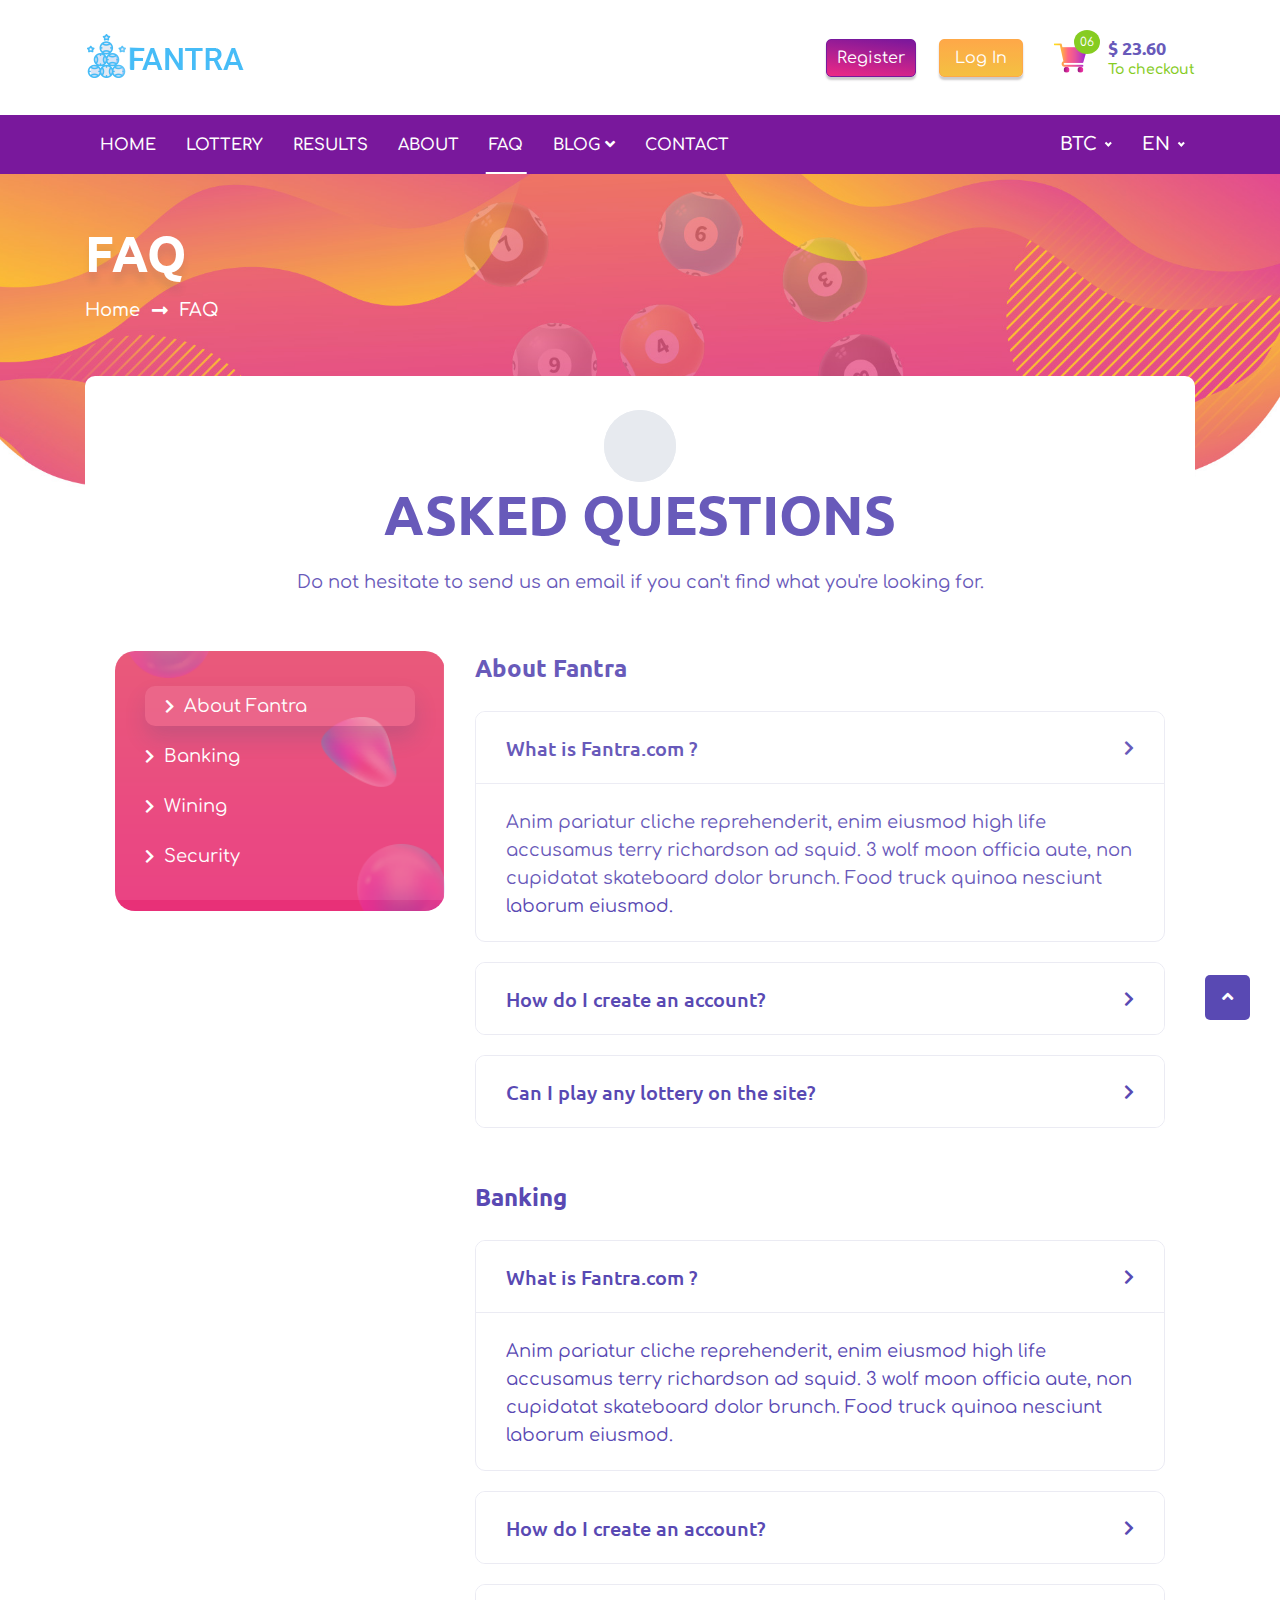
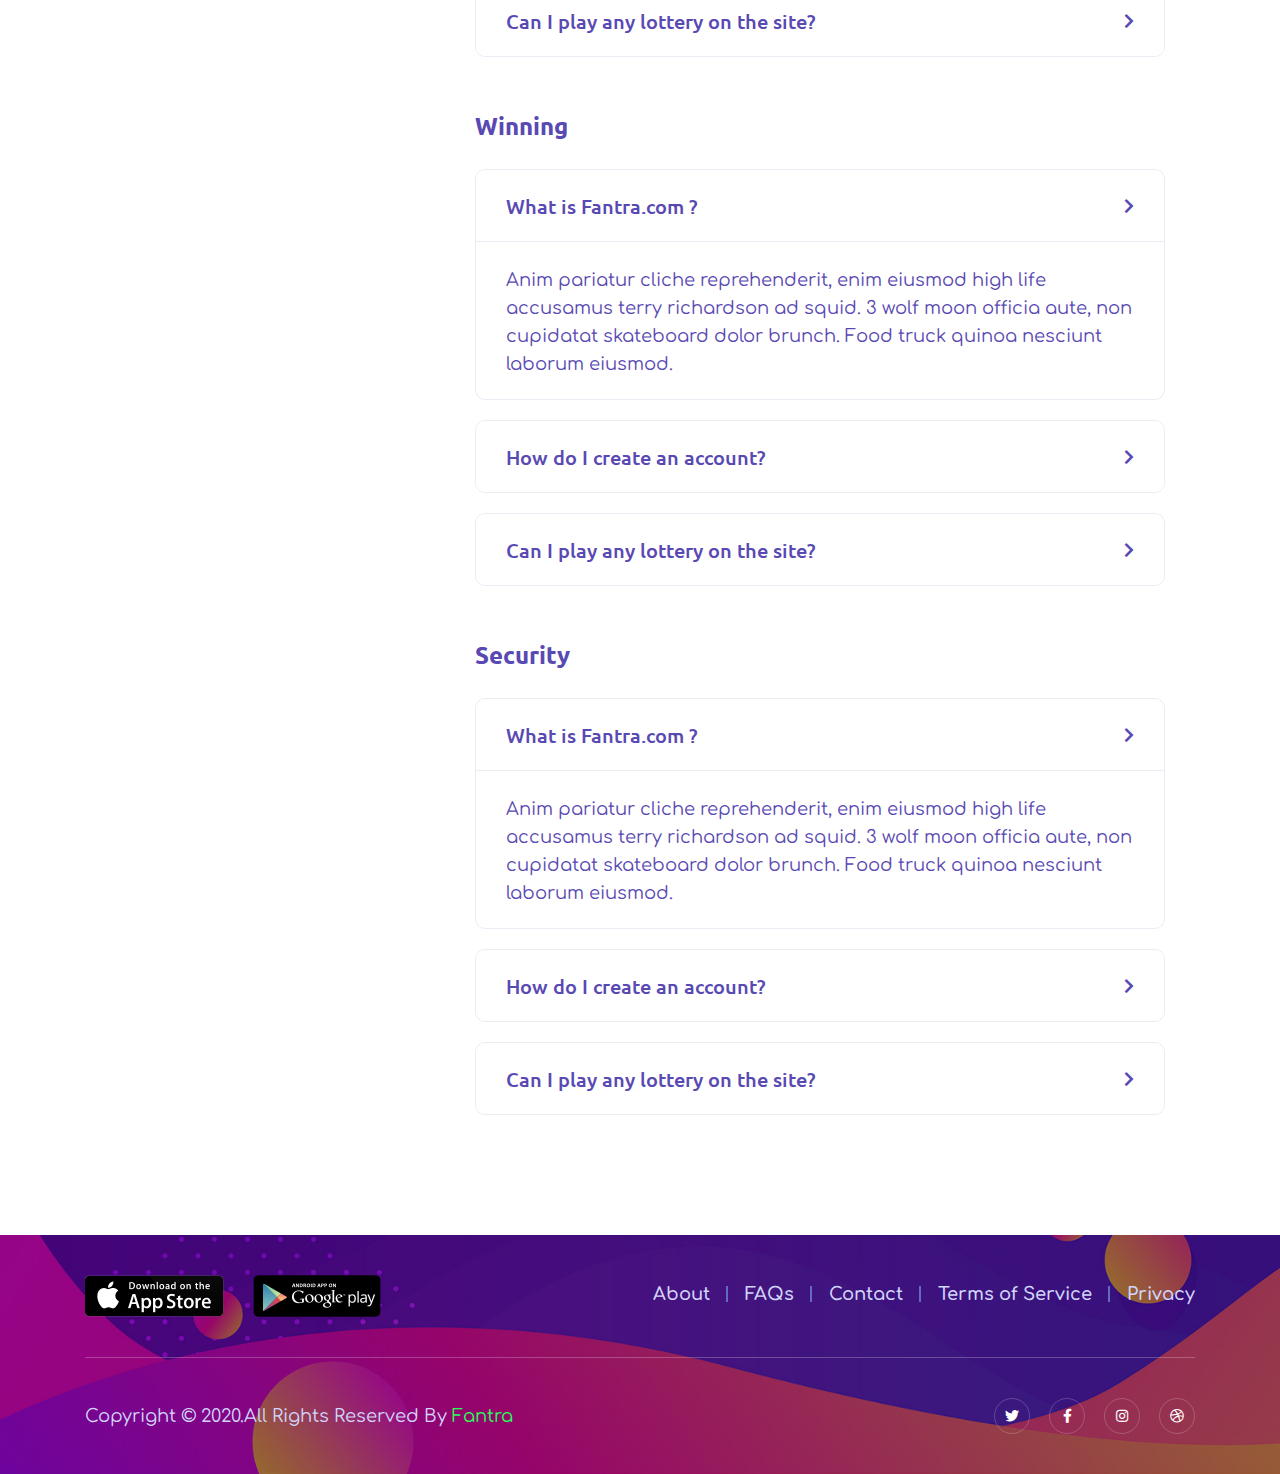
<file: faq.html>
<!DOCTYPE html>
<html lang="en">

<head>
    <meta charset="UTF-8">
    <meta name="viewport" content="width=device-width, initial-scale=1.0">
    <meta http-equiv="X-UA-Compatible" content="ie=edge">

    <link rel="stylesheet" href="assets/css/bootstrap.min_2.css">
    <link rel="stylesheet" href="assets/css/all.min_2.css">
    <link rel="stylesheet" href="assets/css/magnific-popup_2.css">
    <link rel="stylesheet" href="assets/css/owl.carousel.min_2.css">
    <link rel="stylesheet" href="assets/css/owl.theme.default.min_2.css">
    <link rel="stylesheet" href="assets/css/nice-select_2.css">
    <link rel="stylesheet" href="assets/css/bootstrap-popover-x.min_2.css">
    <link rel="stylesheet" href="assets/css/main_2.css">
    <link rel="stylesheet" href="assets/css/responsive_2.css">
    <link rel="shortcut icon" href="assets/images/favicon_2.png" type="image/x-icon">
    <title>Fantra - Online Lotto & Lottery HTML Template</title>



</head>

<body>
    <!-- ==========Preloader========== -->
    <div class="preloader">
        <div class="preloader-inner">
            <div class="preloader-icon">
                <span></span>
                <span></span>
            </div>
        </div>
    </div>
    <!-- ==========Preloader========== -->

    <!-- ==========Overlay========== -->
    <div class="overlay"></div>
    <a href="faq.html#" class="scrollToTop">
        <i class="fas fa-angle-up"></i>
    </a>
    <!-- ==========Overlay========== -->

    <!-- ==========Header-Section========== -->
    <header class="top-header">
        <div class="header-top-area">
            <div class="container">
                <div class="row">
                    <div class="col-lg-12">
                        <div class="header-top-area-inner">
                            <a href="index_2.html" class="logo">
                                <img src="assets/images/logo_2.png" alt="">
                            </a>
                            <div class="right-area">
                                <div class="log-reg-area">
                                    <a href="faq.html#" class="custom-button1" data-toggle="modal"
                                        data-target="#registerModal">Register</a>
                                    <a href="faq.html#" class="custom-button2" data-toggle="modal" data-target="#loginModal">Log
                                        In</a>
                                </div>
                                <div class="cart-area">
                                    <div class="icon">
                                        <img src="assets/images/cart_2.png" alt="">
                                        <span>06</span>
                                    </div>
                                    <div class="amount">
                                        <h4 class="mony">$ 23.60</h4>
                                        <p>To checkout</p>
                                    </div>
                                </div>
                            </div>
                        </div>
                    </div>
                </div>
            </div>
        </div>
        <div class="header-section">
            <div class="container">
                <div class="header-wrapper">
                    <ul class="menu">
                        <li>
                            <a href="index_2.html">Home</a>
                        </li>
                        <li>
                            <a href="single-lottery.html">Lottery</a>
                        </li>
                        <li>
                            <a href="result.html">Results</a>
                        </li>
                        <li>
                            <a href="about.html">About</a>
                        </li>
                        <li>
                            <a href="faq.html" class="active">Faq</a>
                        </li>
                        <li>
                            <a href="faq.html#">Blog</a>
                            <ul class="submenu">
                                <li>
                                    <a href="blog.html">Blog</a>
                                </li>
                                <li>
                                    <a href="blog-details.html">Blog Details</a>
                                </li>
                            </ul>
                        </li>
                        <li>
                            <a href="contact.html">Contact</a>
                        </li>
                    </ul>
                    <div class="right-tools">
                        <select class="select-bar">
                            <option value="">BTC</option>
                            <option value="">BDT</option>
                            <option value="">USD</option>
                        </select>
                        <select class="select-bar">
                            <option value="">EN</option>
                            <option value="">IN</option>
                            <option value="">BN</option>
                        </select>
                    </div>
                    <div class="header-bar d-lg-none">
                        <span></span>
                        <span></span>
                        <span></span>
                    </div>
                </div>
            </div>
        </div>
    </header>
    <!-- Register Area -->
    <div class="modal fade log-reg-modal-wrapper" id="registerModal" tabindex="-1" aria-hidden="true">
        <div class="modal-dialog modal-dialog-centered">
            <div class="modal-content">
                <div class="modal-body">
                    <div class="close" data-dismiss="modal" aria-label="Close">
                        <span aria-hidden="true">&times;</span>
                    </div>
                    <div class="log-reg-inner">
                        <h2 class="title">
                            Create an Account
                        </h2>
                        <div class="main-content">
                            <form action="faq.html#">
                                <div class="form-group">
                                    <label>Your Email</label>
                                    <input type="email" class="my-form-control" placeholder="Enter Your Email">
                                </div>
                                <div class="form-group">
                                    <label>Password</label>
                                    <input type="text" class="my-form-control" placeholder="Enter Your Password">
                                </div>
                                <div class="form-group">
                                    <label>Confirm Password</label>
                                    <input type="text" class="my-form-control"
                                        placeholder="Enter Your Confirm Password">
                                </div>
                                <div class="custom-control custom-checkbox">
                                    <input type="checkbox" class="custom-control-input" id="customCheck1">
                                    <label class="custom-control-label" for="customCheck1">
                                        I agree to the <a href="faq.html#">Terms, Privacy Policy and Fees</a>
                                    </label>
                                </div>
                                <div class="button-wrapper">
                                    <button type="submit" class="custom-button2">Register Now</button>
                                    <p class="or-signup">
                                        Already have an account? <a href="faq.html#" data-toggle="modal"
                                            data-target="#loginModal">
                                            Login
                                        </a>
                                    </p>
                                </div>
                                <div class="or">
                                    <p>OR</p>
                                </div>
                                <div class="socials">
                                    <a href="faq.html#">
                                        <i class="fab fa-facebook-f"></i>
                                    </a>
                                    <a href="faq.html#">
                                        <i class="fab fa-twitter"></i>
                                    </a>
                                    <a href="faq.html#">
                                        <i class="fab fa-google"></i>
                                    </a>
                                </div>
                            </form>
                        </div>
                    </div>
                </div>
            </div>
        </div>
    </div>
    <!-- Register Area -->

    <!-- Login Area -->
    <div class="modal fade log-reg-modal-wrapper log" id="loginModal" tabindex="-1" aria-hidden="true">
        <div class="modal-dialog modal-dialog-centered">
            <div class="modal-content">
                <div class="modal-body">
                    <div class="close" data-dismiss="modal" aria-label="Close">
                        <span aria-hidden="true">&times;</span>
                    </div>
                    <div class="log-reg-inner">
                        <h2 class="title">
                            Welcome to Fantra
                        </h2>
                        <div class="main-content">
                            <form action="faq.html#">
                                <div class="form-group">
                                    <label>Your Email</label>
                                    <input type="email" class="my-form-control" placeholder="Enter Your Email">
                                </div>
                                <div class="form-group">
                                    <label>Password</label>
                                    <input type="text" class="my-form-control" placeholder="Enter Your Password">
                                </div>
                                <p class="f-pass">
                                    Forgot your password? <a href="faq.html#">recover password</a>
                                </p>
                                <div class="button-wrapper">
                                    <button type="submit" class="custom-button2">Sign In</button>
                                </div>
                                <div class="or log">
                                    <p>OR</p>
                                </div>
                                <div class="or-content">
                                    <p>Sign up with your email</p>
                                    <a href="faq.html#" class="or-btn"><img src="assets/images/google_2.png" alt=""> Sign Up with
                                        Google</a>
                                    <p class="or-signup">
                                        Don't have an account? <a href="faq.html#" data-toggle="modal"
                                            data-target="#registerModal">
                                            Sign up here
                                        </a>
                                    </p>
                                </div>
                            </form>
                        </div>
                    </div>
                </div>
            </div>
        </div>
    </div>
    <!-- Login Area -->
    <!-- ==========Header-Section========== -->

    <!-- ==========Breadcrumb-Section========== -->
    <section class="breadcrumb-area">
        <div class="container">
            <div class="content">
                <h2 class="title">
                    FAQ
                </h2>
                <ul class="breadcrumb-list extra-padding">
                    <li>
                        <a href="index_2.html">
                            Home
                        </a>
                    </li>

                    <li>
                        <a href="faq.html#">FAQ</a>
                    </li>
                </ul>
            </div>
        </div>
    </section>
    <!-- ==========Breadcrumb-Section========== -->

    <!-- ==========faq-Section========== -->
    <section class="faq">
        <div class="container">
            <div class="row">
                <div class="col-lg-12">
                    <div class="faq-box">
                        <div class="section-header">
                            <h2 class="title ep">
                                Asked Questions
                            </h2>
                            <p class="text">
                                Do not hesitate to send us an email if you can't find what you're looking for.
                            </p>
                        </div>
                        <div class="row">
                            <div class="col-lg-4">
                                <div class="faq-menu">
                                    <ul>
                                        <li>
                                            <a href="faq.html#aboutfaq" class="active">
                                                <i class="fas fa-chevron-right"></i> About Fantra
                                            </a>
                                        </li>
                                        <li>
                                            <a href="faq.html#bankingfaq">
                                                <i class="fas fa-chevron-right"></i> Banking
                                            </a>
                                        </li>
                                        <li>
                                            <a href="faq.html#winingfaq">
                                                <i class="fas fa-chevron-right"></i> Wining
                                            </a>
                                        </li>
                                        <li>
                                            <a href="faq.html#securityfaq">
                                                <i class="fas fa-chevron-right"></i> Security
                                            </a>
                                        </li>
                                    </ul>
                                </div>
                            </div>
                            <div class="col-lg-8">
                                <div class="faq-collaps-box">
                                    <h4 class="title">About Fantra</h4>
                                    <div class="accordion" id="aboutfaq">
                                        <div class="mycard">
                                            <div class="mycard-header">
                                                <h2 class="mb-0">
                                                    <button class="text-left" data-toggle="collapse" data-target="#one"
                                                        aria-expanded="true" aria-controls="one">
                                                        What is Fantra.com ?
                                                    </button>
                                                </h2>
                                            </div>

                                            <div id="one" class="collapse show" data-parent="#aboutfaq">
                                                <div class="mycard-body">
                                                    Anim pariatur cliche reprehenderit, enim eiusmod high life accusamus
                                                    terry richardson ad squid. 3 wolf moon officia aute, non cupidatat
                                                    skateboard dolor brunch. Food truck quinoa nesciunt laborum eiusmod.
                                                </div>
                                            </div>
                                        </div>
                                        <div class="mycard">
                                            <div class="mycard-header">
                                                <h2 class="mb-0">
                                                    <button class="text-left collapsed" data-toggle="collapse"
                                                        data-target="#two" aria-expanded="false" aria-controls="two">
                                                        How do I create an account?
                                                    </button>
                                                </h2>
                                            </div>
                                            <div id="two" class="collapse" data-parent="#aboutfaq">
                                                <div class="mycard-body">
                                                    Anim pariatur cliche reprehenderit, enim eiusmod high life accusamus
                                                    terry richardson ad squid. 3 wolf moon officia aute, non cupidatat
                                                    skateboard dolor brunch. Food truck quinoa nesciunt laborum eiusmod.
                                                </div>
                                            </div>
                                        </div>
                                        <div class="mycard">
                                            <div class="mycard-header">
                                                <h2 class="mb-0">
                                                    <button class="text-left collapsed" data-toggle="collapse"
                                                        data-target="#three" aria-expanded="false"
                                                        aria-controls="three">
                                                        Can I play any lottery on the site?
                                                    </button>
                                                </h2>
                                            </div>
                                            <div id="three" class="collapse" data-parent="#aboutfaq">
                                                <div class="mycard-body">
                                                    Anim pariatur cliche reprehenderit, enim eiusmod high life accusamus
                                                    terry richardson ad squid. 3 wolf moon officia aute, non cupidatat
                                                    skateboard dolor brunch. Food truck quinoa nesciunt laborum eiusmod.
                                                </div>
                                            </div>
                                        </div>
                                    </div>
                                </div>
                                <div class="faq-collaps-box">
                                    <h4 class="title">Banking</h4>
                                    <div class="accordion" id="bankingfaq">
                                        <div class="mycard">
                                            <div class="mycard-header">
                                                <h2 class="mb-0">
                                                    <button class="text-left" data-toggle="collapse" data-target="#four"
                                                        aria-expanded="true" aria-controls="four">
                                                        What is Fantra.com ?
                                                    </button>
                                                </h2>
                                            </div>

                                            <div id="four" class="collapse show" data-parent="#bankingfaq">
                                                <div class="mycard-body">
                                                    Anim pariatur cliche reprehenderit, enim eiusmod high life
                                                    accusamus
                                                    terry richardson ad squid. 3 wolf moon officia aute, non
                                                    cupidatat
                                                    skateboard dolor brunch. Food truck quinoa nesciunt laborum
                                                    eiusmod.
                                                </div>
                                            </div>
                                        </div>
                                        <div class="mycard">
                                            <div class="mycard-header">
                                                <h2 class="mb-0">
                                                    <button class="text-left collapsed" data-toggle="collapse"
                                                        data-target="#five" aria-expanded="false" aria-controls="five">
                                                        How do I create an account?
                                                    </button>
                                                </h2>
                                            </div>
                                            <div id="five" class="collapse" data-parent="#bankingfaq">
                                                <div class="mycard-body">
                                                    Anim pariatur cliche reprehenderit, enim eiusmod high life
                                                    accusamus
                                                    terry richardson ad squid. 3 wolf moon officia aute, non
                                                    cupidatat
                                                    skateboard dolor brunch. Food truck quinoa nesciunt laborum
                                                    eiusmod.
                                                </div>
                                            </div>
                                        </div>
                                        <div class="mycard">
                                            <div class="mycard-header">
                                                <h2 class="mb-0">
                                                    <button class="text-left collapsed" data-toggle="collapse"
                                                        data-target="#six" aria-expanded="false" aria-controls="six">
                                                        Can I play any lottery on the site?
                                                    </button>
                                                </h2>
                                            </div>
                                            <div id="six" class="collapse" data-parent="#bankingfaq">
                                                <div class="mycard-body">
                                                    Anim pariatur cliche reprehenderit, enim eiusmod high life
                                                    accusamus
                                                    terry richardson ad squid. 3 wolf moon officia aute, non
                                                    cupidatat
                                                    skateboard dolor brunch. Food truck quinoa nesciunt laborum
                                                    eiusmod.
                                                </div>
                                            </div>
                                        </div>
                                    </div>
                                </div>
                                <div class="faq-collaps-box">
                                    <h4 class="title">Winning</h4>
                                    <div class="accordion" id="winingfaq">
                                        <div class="mycard">
                                            <div class="mycard-header">
                                                <h2 class="mb-0">
                                                    <button class="text-left" data-toggle="collapse"
                                                        data-target="#seven" aria-expanded="true" aria-controls="seven">
                                                        What is Fantra.com ?
                                                    </button>
                                                </h2>
                                            </div>

                                            <div id="seven" class="collapse show" data-parent="#winingfaq">
                                                <div class="mycard-body">
                                                    Anim pariatur cliche reprehenderit, enim eiusmod high life
                                                    accusamus
                                                    terry richardson ad squid. 3 wolf moon officia aute, non
                                                    cupidatat
                                                    skateboard dolor brunch. Food truck quinoa nesciunt laborum
                                                    eiusmod.
                                                </div>
                                            </div>
                                        </div>
                                        <div class="mycard">
                                            <div class="mycard-header">
                                                <h2 class="mb-0">
                                                    <button class="text-left collapsed" data-toggle="collapse"
                                                        data-target="#eight" aria-expanded="false"
                                                        aria-controls="eight">
                                                        How do I create an account?
                                                    </button>
                                                </h2>
                                            </div>
                                            <div id="eight" class="collapse" data-parent="#winingfaq">
                                                <div class="mycard-body">
                                                    Anim pariatur cliche reprehenderit, enim eiusmod high life
                                                    accusamus
                                                    terry richardson ad squid. 3 wolf moon officia aute, non
                                                    cupidatat
                                                    skateboard dolor brunch. Food truck quinoa nesciunt laborum
                                                    eiusmod.
                                                </div>
                                            </div>
                                        </div>
                                        <div class="mycard">
                                            <div class="mycard-header">
                                                <h2 class="mb-0">
                                                    <button class="text-left collapsed" data-toggle="collapse"
                                                        data-target="#nine" aria-expanded="false" aria-controls="nine">
                                                        Can I play any lottery on the site?
                                                    </button>
                                                </h2>
                                            </div>
                                            <div id="nine" class="collapse" data-parent="#winingfaq">
                                                <div class="mycard-body">
                                                    Anim pariatur cliche reprehenderit, enim eiusmod high life
                                                    accusamus
                                                    terry richardson ad squid. 3 wolf moon officia aute, non
                                                    cupidatat
                                                    skateboard dolor brunch. Food truck quinoa nesciunt laborum
                                                    eiusmod.
                                                </div>
                                            </div>
                                        </div>
                                    </div>
                                </div>
                                <div class="faq-collaps-box">
                                    <h4 class="title">Security</h4>
                                    <div class="accordion" id="securityfaq">
                                        <div class="mycard">
                                            <div class="mycard-header">
                                                <h2 class="mb-0">
                                                    <button class="text-left" data-toggle="collapse" data-target="#ten"
                                                        aria-expanded="true" aria-controls="ten">
                                                        What is Fantra.com ?
                                                    </button>
                                                </h2>
                                            </div>

                                            <div id="ten" class="collapse show" data-parent="#securityfaq">
                                                <div class="mycard-body">
                                                    Anim pariatur cliche reprehenderit, enim eiusmod high life
                                                    accusamus
                                                    terry richardson ad squid. 3 wolf moon officia aute, non
                                                    cupidatat
                                                    skateboard dolor brunch. Food truck quinoa nesciunt laborum
                                                    eiusmod.
                                                </div>
                                            </div>
                                        </div>
                                        <div class="mycard">
                                            <div class="mycard-header">
                                                <h2 class="mb-0">
                                                    <button class="text-left collapsed" data-toggle="collapse"
                                                        data-target="#eleven" aria-expanded="false"
                                                        aria-controls="eleven">
                                                        How do I create an account?
                                                    </button>
                                                </h2>
                                            </div>
                                            <div id="eleven" class="collapse" data-parent="#securityfaq">
                                                <div class="mycard-body">
                                                    Anim pariatur cliche reprehenderit, enim eiusmod high life
                                                    accusamus
                                                    terry richardson ad squid. 3 wolf moon officia aute, non
                                                    cupidatat
                                                    skateboard dolor brunch. Food truck quinoa nesciunt laborum
                                                    eiusmod.
                                                </div>
                                            </div>
                                        </div>
                                        <div class="mycard">
                                            <div class="mycard-header">
                                                <h2 class="mb-0">
                                                    <button class="text-left collapsed" data-toggle="collapse"
                                                        data-target="#twelve" aria-expanded="false"
                                                        aria-controls="twelve">
                                                        Can I play any lottery on the site?
                                                    </button>
                                                </h2>
                                            </div>
                                            <div id="twelve" class="collapse" data-parent="#securityfaq">
                                                <div class="mycard-body">
                                                    Anim pariatur cliche reprehenderit, enim eiusmod high life
                                                    accusamus
                                                    terry richardson ad squid. 3 wolf moon officia aute, non
                                                    cupidatat
                                                    skateboard dolor brunch. Food truck quinoa nesciunt laborum
                                                    eiusmod.
                                                </div>
                                            </div>
                                        </div>
                                    </div>
                                </div>
                            </div>
                        </div>
                    </div>
                </div>
            </div>
        </div>
    </section>
    <!-- ==========faq-Section========== -->

    <!-- ==========Newslater-Section========== -->
    <footer class="footer-section">
        <div class="container">
            <div class="footer-links">
                <div class="row">
                    <div class="col-lg-12">
                        <div class="footer-top-area">
                            <div class="left">
                                <a href="faq.html#">
                                    <img src="assets/images/app_store_btn_2.png" alt="">
                                </a>
                                <a href="faq.html#">
                                    <img src="assets/images/goole_play_btn_2.png" alt="">
                                </a>
                            </div>
                            <div class="right">
                                <ul class="links">
                                    <li>
                                        <a href="faq.html#">About</a>
                                    </li>
                                    <li>
                                        <a href="faq.html#">FAQs</a>
                                    </li>
                                    <li>
                                        <a href="faq.html#">Contact</a>
                                    </li>
                                    <li>
                                        <a href="faq.html#">Terms of Service</a>
                                    </li>
                                    <li>
                                        <a href="faq.html#">Privacy</a>
                                    </li>
                                </ul>
                            </div>
                        </div>
                    </div>
                </div>
            </div>
            <div class="copyright-wrapper">
                <div class="row">
                    <div class="col-lg-12">
                        <hr class="hr2">
                    </div>
                </div>
                <div class="row">
                    <div class="col-lg-6 align-self-center">
                        <div class="copyr-text">
                            <span>
                                Copyright © 2020.All Rights Reserved By
                            </span>
                            <a href="faq.html#">Fantra</a>
                        </div>
                    </div>
                    <div class="col-lg-6 align-self-center">
                        <ul class="footer-social-links">
                            <li>
                                <a href="faq.html#">
                                    <i class="fab fa-twitter"></i>
                                </a>
                            </li>
                            <li>
                                <a href="faq.html#">
                                    <i class="fab fa-facebook-f"></i>
                                </a>
                            </li>
                            <li>
                                <a href="faq.html#">
                                    <i class="fab fa-instagram"></i>
                                </a>
                            </li>
                            <li>
                                <a href="faq.html#">
                                    <i class="fab fa-dribbble"></i>
                                </a>
                            </li>
                        </ul>
                    </div>
                </div>
            </div>
        </div>
    </footer>
    <!-- ==========Newslater-Section========== -->
    <!-- All js link starts hear -->
    <script src="assets/js/jquery-3.3.1.min_2.js"></script>
    <script src="assets/js/modernizr-3.6.0.min_2.js"></script>
    <script src="assets/js/plugins_2.js"></script>
    <script src="assets/js/bootstrap.min_2.js"></script>
    <script src="assets/js/magnific-popup.min_2.js"></script>
    <script src="assets/js/owl.carousel.min_2.js"></script>
    <script src="assets/js/countdown.min_2.js"></script>
    <script src="assets/js/bootstrap-popover-x.min_2.js"></script>
    <script src="assets/js/amd_2.js"></script>
    <script src="assets/js/nice-select_2.js"></script>
    <script src="assets/js/main_2.js"></script>
</body>

</html>
</file>
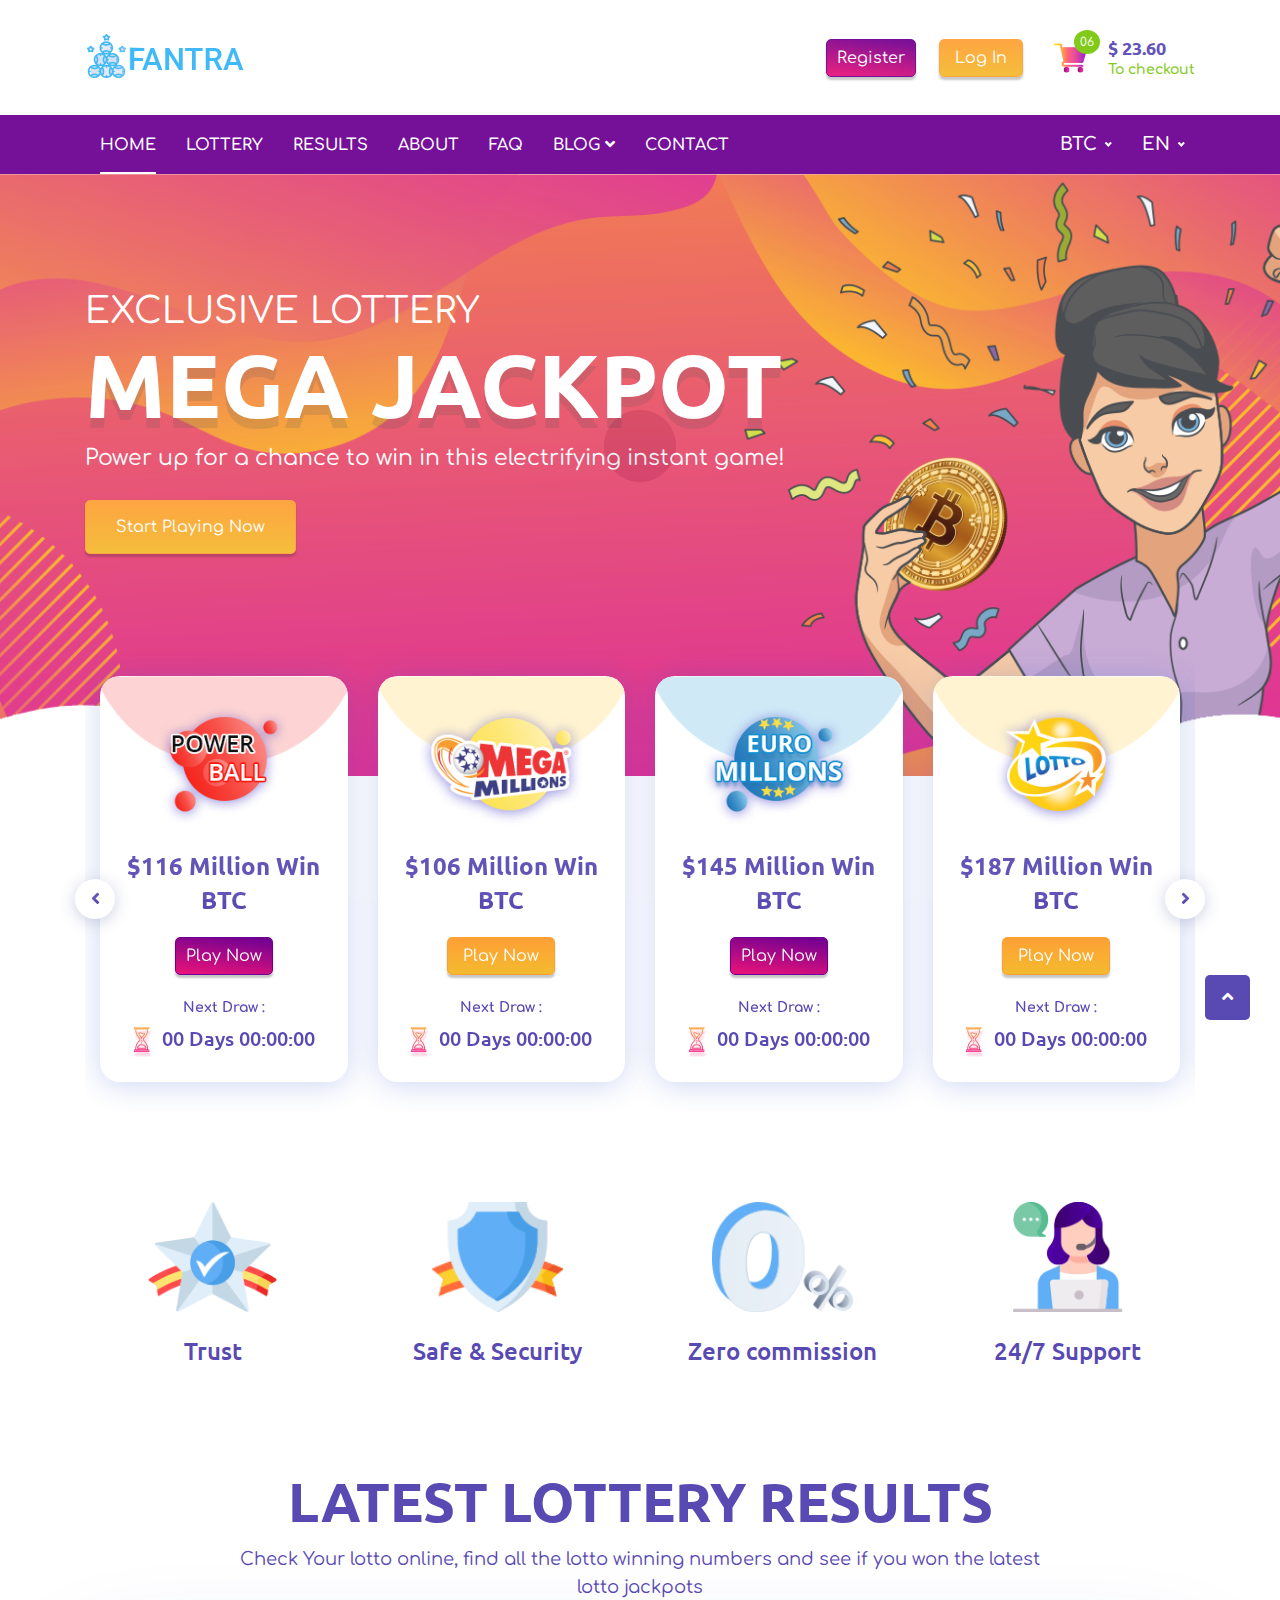
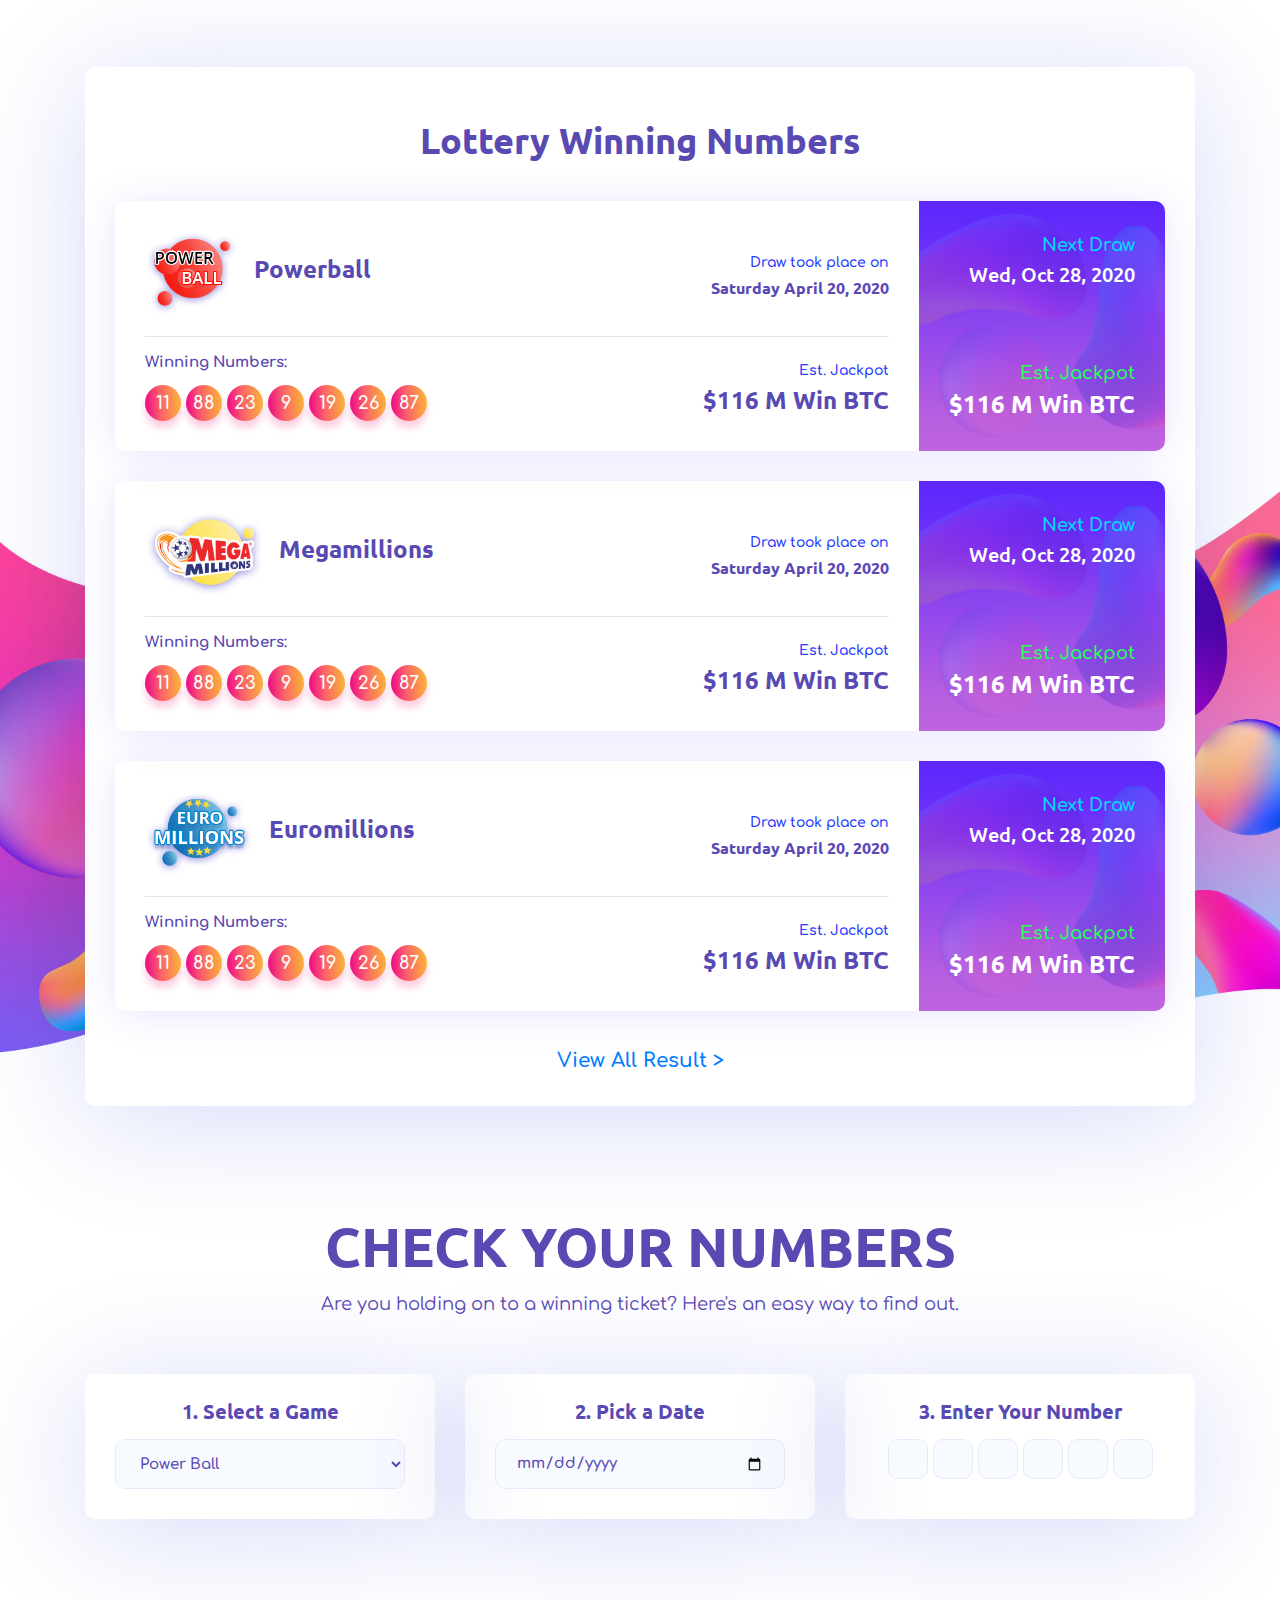
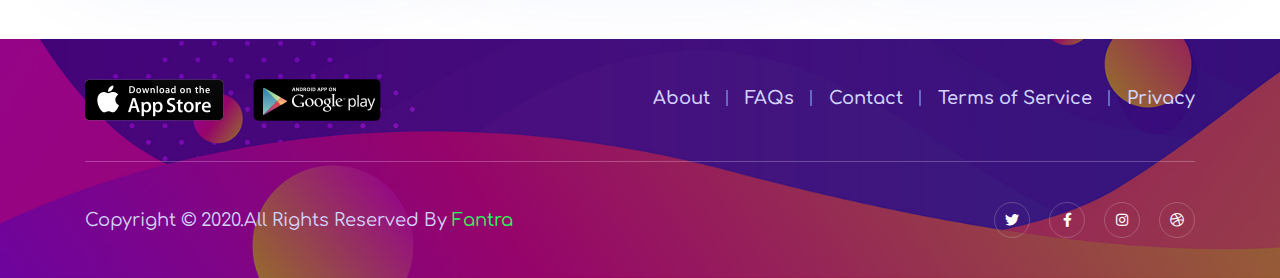
<file: index_2.html>
<!DOCTYPE html>
<html lang="en">

<head>
    <meta charset="UTF-8">
    <meta name="viewport" content="width=device-width, initial-scale=1.0">
    <meta http-equiv="X-UA-Compatible" content="ie=edge">

    <link rel="stylesheet" href="assets/css/bootstrap.min_2.css">
    <link rel="stylesheet" href="assets/css/all.min_2.css">
    <link rel="stylesheet" href="assets/css/magnific-popup_2.css">
    <link rel="stylesheet" href="assets/css/owl.carousel.min_2.css">
    <link rel="stylesheet" href="assets/css/owl.theme.default.min_2.css">
    <link rel="stylesheet" href="assets/css/nice-select_2.css">
    <link rel="stylesheet" href="assets/css/bootstrap-popover-x.min_2.css">
    <link rel="stylesheet" href="assets/css/main_2.css">
    <link rel="stylesheet" href="assets/css/responsive_2.css">
    <link rel="shortcut icon" href="assets/images/favicon_2.png" type="image/x-icon">
    <title>Fantra - Online Lotto & Lottery HTML Template</title>


</head>

<body>
    <!-- ==========Preloader========== -->
    <div class="preloader">
        <div class="preloader-inner">
            <div class="preloader-icon">
                <span></span>
                <span></span>
            </div>
        </div>
    </div>
    <!-- ==========Preloader========== -->

    <!-- ==========Overlay========== -->
    <div class="overlay"></div>
    <a href="index_2.html#" class="scrollToTop">
        <i class="fas fa-angle-up"></i>
    </a>
    <!-- ==========Overlay========== -->

    <!-- ==========Header-Section========== -->
    <header class="top-header">
        <div class="header-top-area">
            <div class="container">
                <div class="row">
                    <div class="col-lg-12">
                        <div class="header-top-area-inner">
                            <a href="index_2.html" class="logo">
                                <img src="assets/images/logo_2.png" alt="">
                            </a>
                            <div class="right-area">
                                <div class="log-reg-area">
                                    <a href="index_2.html#" class="custom-button1" data-toggle="modal" data-target="#registerModal">Register</a>
                                    <a href="index_2.html#" class="custom-button2" data-toggle="modal" data-target="#loginModal">Log
                                        In</a>
                                </div>
                                <div class="cart-area">
                                    <div class="icon">
                                        <img src="assets/images/cart_2.png" alt="">
                                        <span>06</span>
                                    </div>
                                    <div class="amount">
                                        <h4 class="mony">$ 23.60</h4>
                                        <p>To checkout</p>
                                    </div>
                                </div>
                            </div>
                        </div>
                    </div>
                </div>
            </div>
        </div>
        <div class="header-section">
            <div class="container">
                <div class="header-wrapper">
                    <ul class="menu">
                        <li>
                            <a href="index_2.html" class="active">Home</a>
                        </li>
                        <li>
                            <a href="single-lottery.html">Lottery</a>
                        </li>
                        <li>
                            <a href="result.html">Results</a>
                        </li>
                        <li>
                            <a href="about.html">About</a>
                        </li>
                        <li>
                            <a href="faq.html">Faq</a>
                        </li>
                        <li>
                            <a href="index_2.html#">Blog</a>
                            <ul class="submenu">
                                <li>
                                    <a href="blog.html">Blog</a>
                                </li>
                                <li>
                                    <a href="blog-details.html">Blog Details</a>
                                </li>
                            </ul>
                        </li>
                        <li>
                            <a href="contact.html">Contact</a>
                        </li>
                    </ul>
                    <div class="right-tools">
                        <select class="select-bar">
                                <option value="">BTC</option>
                                <option value="">BDT</option>
                                <option value="">USD</option>
                            </select>
                        <select class="select-bar">
                                <option value="">EN</option>
                                <option value="">IN</option>
                                <option value="">BN</option>
                            </select>
                    </div>
                    <div class="header-bar d-lg-none">
                        <span></span>
                        <span></span>
                        <span></span>
                    </div>
                </div>
            </div>
        </div>
    </header>
    <!-- Register Area -->
    <div class="modal fade log-reg-modal-wrapper" id="registerModal" tabindex="-1" aria-hidden="true">
        <div class="modal-dialog modal-dialog-centered">
            <div class="modal-content">
                <div class="modal-body">
                    <div class="close" data-dismiss="modal" aria-label="Close">
                        <span aria-hidden="true">&times;</span>
                    </div>
                    <div class="log-reg-inner">
                        <h2 class="title">
                            Create an Account
                        </h2>
                        <div class="main-content">
                            <form action="index_2.html#">
                                <div class="form-group">
                                    <label>Your Email</label>
                                    <input type="email" class="my-form-control" placeholder="Enter Your Email">
                                </div>
                                <div class="form-group">
                                    <label>Password</label>
                                    <input type="text" class="my-form-control" placeholder="Enter Your Password">
                                </div>
                                <div class="form-group">
                                    <label>Confirm Password</label>
                                    <input type="text" class="my-form-control" placeholder="Enter Your Confirm Password">
                                </div>
                                <div class="custom-control custom-checkbox">
                                    <input type="checkbox" class="custom-control-input" id="customCheck1">
                                    <label class="custom-control-label" for="customCheck1">
                                        I agree to the <a href="index_2.html#">Terms, Privacy Policy and Fees</a>
                                    </label>
                                </div>
                                <div class="button-wrapper">
                                    <button type="submit" class="custom-button2">Register Now</button>
                                    <p class="or-signup">
                                        Already have an account? <a href="index_2.html#" data-toggle="modal" data-target="#loginModal">
                                            Login
                                        </a>
                                    </p>
                                </div>
                                <div class="or">
                                    <p>OR</p>
                                </div>
                                <div class="socials">
                                    <a href="index_2.html#">
                                        <i class="fab fa-facebook-f"></i>
                                    </a>
                                    <a href="index_2.html#">
                                        <i class="fab fa-twitter"></i>
                                    </a>
                                    <a href="index_2.html#">
                                        <i class="fab fa-google"></i>
                                    </a>
                                </div>
                            </form>
                        </div>
                    </div>
                </div>
            </div>
        </div>
    </div>
    <!-- Register Area -->

    <!-- Login Area -->
    <div class="modal fade log-reg-modal-wrapper log" id="loginModal" tabindex="-1" aria-hidden="true">
        <div class="modal-dialog modal-dialog-centered">
            <div class="modal-content">
                <div class="modal-body">
                    <div class="close" data-dismiss="modal" aria-label="Close">
                        <span aria-hidden="true">&times;</span>
                    </div>
                    <div class="log-reg-inner">
                        <h2 class="title">
                            Welcome to Fantra
                        </h2>
                        <div class="main-content">
                            <form action="index_2.html#">
                                <div class="form-group">
                                    <label>Your Email</label>
                                    <input type="email" class="my-form-control" placeholder="Enter Your Email">
                                </div>
                                <div class="form-group">
                                    <label>Password</label>
                                    <input type="text" class="my-form-control" placeholder="Enter Your Password">
                                </div>
                                <p class="f-pass">
                                    Forgot your password? <a href="index_2.html#">recover password</a>
                                </p>
                                <div class="button-wrapper">
                                    <button type="submit" class="custom-button2">Sign In</button>
                                </div>
                                <div class="or log">
                                    <p>OR</p>
                                </div>
                                <div class="or-content">
                                    <p>Sign up with your email</p>
                                    <a href="index_2.html#" class="or-btn"><img src="assets/images/google_2.png" alt=""> Sign Up with Google
                                    </a>
                                    <p class="or-signup">
                                        Don't have an account? <a href="index_2.html#" data-toggle="modal" data-target="#registerModal">
                                            Sign up here
                                        </a>
                                    </p>
                                </div>
                            </form>
                        </div>
                    </div>
                </div>
            </div>
        </div>
    </div>
    <!-- Login Area -->
    <!-- ==========Header-Section========== -->

    <!-- ==========Banner-Section========== -->
    <section class="banner-section">
        <div class="container">
            <div class="row">
                <div class="col-12">
                    <p class="banner-subtitle">Exclusive Lottery </p>
                    <h1 class="banner-title">
                        Mega Jackpot
                    </h1>
                    <p class="text">Power up for a chance to win in this electrifying instant game!</p>
                    <a href="index_2.html#" class="custom-button2">Start Playing Now</a>
                </div>
            </div>
        </div>
    </section>
    <!-- ==========Banner-Section========== -->

    <!-- ==========Draw-Section========== -->
    <section class="draw-section">
        <div class="container">
            <div class="row">
                <div class="col-lg-12">
                    <div class="draw-slider owl-carousel">
                        <div class="item">
                            <div class="single-draw">
                                <img class="overlay" src="assets/images/overlaymask1_2.png" alt="">
                                <div class="icon">
                                    <img src="assets/images/d1_2.png" alt="">
                                </div>
                                <h4>
                                    $116 Million Win BTC
                                </h4>
                                <a href="index_2.html#" class="custom-button1">Play Now</a>
                                <div class="next-draw">
                                    <span class="text">Next Draw :</span>
                                    <div class="time">
                                        <img src="assets/images/time_2.png" alt="">
                                        <h6 class="time-countdown" data-countdown="01/01/2021"></h6>
                                    </div>
                                </div>
                            </div>
                        </div>
                        <div class="item">
                            <div class="single-draw">
                                <img class="overlay" src="assets/images/overlaymask_2.png" alt="">
                                <div class="icon">
                                    <img src="assets/images/d2_2.png" alt="">
                                </div>
                                <h4>
                                    $106 Million Win BTC
                                </h4>
                                <a href="index_2.html#" class="custom-button2">Play Now</a>
                                <div class="next-draw">
                                    <span class="text">Next Draw :</span>
                                    <div class="time">
                                        <img src="assets/images/time_2.png" alt="">
                                        <h6 class="time-countdown" data-countdown="01/06/2021"></h6>
                                    </div>
                                </div>
                            </div>
                        </div>
                        <div class="item">
                            <div class="single-draw">
                                <img class="overlay" src="assets/images/overlaymask3_2.png" alt="">
                                <div class="icon">
                                    <img src="assets/images/d3_2.png" alt="">
                                </div>
                                <h4>
                                    $145 Million Win BTC
                                </h4>
                                <a href="index_2.html#" class="custom-button1">Play Now</a>
                                <div class="next-draw">
                                    <span class="text">Next Draw :</span>
                                    <div class="time">
                                        <img src="assets/images/time_2.png" alt="">
                                        <h6 class="time-countdown" data-countdown="01/02/2021"></h6>
                                    </div>
                                </div>
                            </div>
                        </div>
                        <div class="item">
                            <div class="single-draw">
                                <img class="overlay" src="assets/images/overlaymask_2.png" alt="">
                                <div class="icon">
                                    <img src="assets/images/d4_2.png" alt="">
                                </div>
                                <h4>
                                    $187 Million Win BTC
                                </h4>
                                <a href="index_2.html#" class="custom-button2">Play Now</a>
                                <div class="next-draw">
                                    <span class="text">Next Draw :</span>
                                    <div class="time">
                                        <img src="assets/images/time_2.png" alt="">
                                        <h6 class="time-countdown" data-countdown="01/04/2021"></h6>
                                    </div>
                                </div>
                            </div>
                        </div>
                        <div class="item">
                            <div class="single-draw">
                                <img class="overlay" src="assets/images/overlaymask3_2.png" alt="">
                                <div class="icon">
                                    <img src="assets/images/d3_2.png" alt="">
                                </div>
                                <h4>
                                    $211 Million Win BTC
                                </h4>
                                <a href="index_2.html#" class="custom-button1">Play Now</a>
                                <div class="next-draw">
                                    <span class="text">Next Draw :</span>
                                    <div class="time">
                                        <img src="assets/images/time_2.png" alt="">
                                        <h6 class="time-countdown" data-countdown="01/05/2021"></h6>
                                    </div>
                                </div>
                            </div>
                        </div>
                    </div>
                </div>
            </div>
        </div>
    </section>
    <!-- ==========Feature-Section========== -->

    <!-- ==========Features-Section========== -->
    <section class="features-section">
        <div class="container">
            <div class="row">
                <div class="col-lg-3 col-md-4 col-sm-6">
                    <div class="single-feature">
                        <div class="icon">
                            <img src="assets/images/f1_2.png" alt="">
                        </div>
                        <h4 class="title">Trust</h4>
                    </div>
                </div>
                <div class="col-lg-3 col-md-4 col-sm-6">
                    <div class="single-feature">
                        <div class="icon">
                            <img src="assets/images/f2_2.png" alt="">
                        </div>
                        <h4 class="title">Safe & Security</h4>
                    </div>
                </div>
                <div class="col-lg-3 col-md-4 col-sm-6">
                    <div class="single-feature">
                        <div class="icon">
                            <img src="assets/images/f3_2.png" alt="">
                        </div>
                        <h4 class="title">Zero commission</h4>
                    </div>
                </div>
                <div class="col-lg-3 col-md-4 col-sm-6">
                    <div class="single-feature">
                        <div class="icon">
                            <img src="assets/images/f4_2.png" alt="">
                        </div>
                        <h4 class="title">24/7 Support</h4>
                    </div>
                </div>
            </div>
        </div>
    </section>
    <!-- ==========Features-Section========== -->

    <!-- ==========Lottery-Result-Section========== -->
    <section class="lottery-result">
        <img class="bg-image" src="assets/images/result-background_2.jpg" alt="">
        <div class="container">
            <div class="row justify-content-center">
                <div class="col-lg-9">
                    <div class="content">
                        <div class="section-header">
                            <h2 class="title">
                                Latest Lottery results
                            </h2>
                            <p class="text">
                                Check Your lotto online, find all the lotto winning numbers and see if you won the latest lotto jackpots
                            </p>
                        </div>
                    </div>
                </div>
            </div>
            <div class="row">
                <div class="col-lg-12">
                    <div class="result-box">
                        <h4 class="box-header">Lottery Winning Numbers</h4>
                        <div class="result-list">
                            <div class="single-list">
                                <div class="light-area">
                                    <div class="light-area-top">
                                        <div class="left">
                                            <img src="assets/images/d1_2.png" alt="">
                                            <h4>Powerball</h4>
                                        </div>
                                        <div class="right">
                                            <span>Draw took place on</span>
                                            <h6>Saturday April 20, 2020</h6>
                                        </div>
                                    </div>
                                    <div class="light-area-bottom">
                                        <div class="left">
                                            <p>Winning Numbers:</p>
                                            <div class="numbers">
                                                <span>11</span>
                                                <span>88</span>
                                                <span>23</span>
                                                <span>9</span>
                                                <span>19</span>
                                                <span>26</span>
                                                <span>87</span>
                                            </div>
                                        </div>
                                        <div class="right">
                                            <span>Est. Jackpot</span>
                                            <h6>$116 M Win BTC</h6>
                                        </div>
                                    </div>
                                </div>
                                <div class="color-area">
                                    <div class="top">
                                        <span>Next Draw</span>
                                        <h6>Wed, Oct 28, 2020</h6>
                                    </div>
                                    <div class="bottom">
                                        <span>Est. Jackpot </span>
                                        <h6>$116 M Win BTC</h6>
                                    </div>
                                </div>
                            </div>
                            <div class="single-list">
                                <div class="light-area">
                                    <div class="light-area-top">
                                        <div class="left">
                                            <img src="assets/images/d2_2.png" alt="">
                                            <h4>Megamillions</h4>
                                        </div>
                                        <div class="right">
                                            <span>Draw took place on</span>
                                            <h6>Saturday April 20, 2020</h6>
                                        </div>
                                    </div>
                                    <div class="light-area-bottom">
                                        <div class="left">
                                            <p>Winning Numbers:</p>
                                            <div class="numbers">
                                                <span>11</span>
                                                <span>88</span>
                                                <span>23</span>
                                                <span>9</span>
                                                <span>19</span>
                                                <span>26</span>
                                                <span>87</span>
                                            </div>
                                        </div>
                                        <div class="right">
                                            <span>Est. Jackpot</span>
                                            <h6>$116 M Win BTC</h6>
                                        </div>
                                    </div>
                                </div>
                                <div class="color-area">
                                    <div class="top">
                                        <span>Next Draw</span>
                                        <h6>Wed, Oct 28, 2020</h6>
                                    </div>
                                    <div class="bottom">
                                        <span>Est. Jackpot </span>
                                        <h6>$116 M Win BTC</h6>
                                    </div>
                                </div>
                            </div>
                            <div class="single-list">
                                <div class="light-area">
                                    <div class="light-area-top">
                                        <div class="left">
                                            <img src="assets/images/d3_2.png" alt="">
                                            <h4>Euromillions</h4>
                                        </div>
                                        <div class="right">
                                            <span>Draw took place on</span>
                                            <h6>Saturday April 20, 2020</h6>
                                        </div>
                                    </div>
                                    <div class="light-area-bottom">
                                        <div class="left">
                                            <p>Winning Numbers:</p>
                                            <div class="numbers">
                                                <span>11</span>
                                                <span>88</span>
                                                <span>23</span>
                                                <span>9</span>
                                                <span>19</span>
                                                <span>26</span>
                                                <span>87</span>
                                            </div>
                                        </div>
                                        <div class="right">
                                            <span>Est. Jackpot</span>
                                            <h6>$116 M Win BTC</h6>
                                        </div>
                                    </div>
                                </div>
                                <div class="color-area">
                                    <div class="top">
                                        <span>Next Draw</span>
                                        <h6>Wed, Oct 28, 2020</h6>
                                    </div>
                                    <div class="bottom">
                                        <span>Est. Jackpot </span>
                                        <h6>$116 M Win BTC</h6>
                                    </div>
                                </div>
                            </div>
                        </div>
                        <div class="text-center">
                            <a class="view-all" href="index_2.html#">View All Result ></a>
                        </div>
                    </div>
                </div>
            </div>
        </div>
    </section>
    <!-- ==========Lottery-Result-Section========== -->

    <!-- ==========Check-Number-Section========== -->
    <section class="check-number">
        <img class="img-left" src="assets/images/check-num-left_2.png" alt="">
        <img class="img-right" src="assets/images/check-num-right_2.png" alt="">
        <div class="container">
            <div class="row justify-content-center">
                <div class="col-lg-9">
                    <div class="content">
                        <div class="section-header">
                            <h2 class="title">
                                Check your numbers
                            </h2>
                            <p class="text">
                                Are you holding on to a winning ticket? Here's an easy way to find out.
                            </p>
                        </div>
                    </div>
                </div>
            </div>
            <div class="row">
                <div class="col-lg-4 col-md-6">
                    <div class="check-box">
                        <h4 class="title">1. Select a Game</h4>
                        <div class="form-area">
                            <select>
                                <option value="#">Power Ball</option>
                                <option value="#">Megamillions</option>
                                <option value="#">Euromillions</option>
                            </select>
                        </div>
                    </div>
                </div>
                <div class="col-lg-4 col-md-6">
                    <div class="check-box">
                        <h4 class="title">2. Pick a Date</h4>
                        <div class="form-area">
                            <input type="date">
                        </div>
                    </div>
                </div>
                <div class="col-lg-4 col-md-6">
                    <div class="check-box">
                        <h4 class="title">3. Enter Your Number</h4>
                        <div class="form-area input-round-wrapper">
                            <input type="text" class="input-round">
                            <input type="text" class="input-round">
                            <input type="text" class="input-round">
                            <input type="text" class="input-round">
                            <input type="text" class="input-round">
                            <input type="text" class="input-round">
                        </div>
                    </div>
                </div>
            </div>
        </div>
    </section>
    <!-- ==========Check-Number-Section========== -->

    <!-- ==========Newslater-Section========== -->
    <footer class="footer-section">
        <div class="container">
            <div class="footer-links">
                <div class="row">
                    <div class="col-lg-12">
                        <div class="footer-top-area">
                            <div class="left">
                                <a href="index_2.html#">
                                    <img src="assets/images/app_store_btn_2.png" alt="">
                                </a>
                                <a href="index_2.html#">
                                    <img src="assets/images/goole_play_btn_2.png" alt="">
                                </a>
                            </div>
                            <div class="right">
                                <ul class="links">
                                    <li>
                                        <a href="index_2.html#">About</a>
                                    </li>
                                    <li>
                                        <a href="index_2.html#">FAQs</a>
                                    </li>
                                    <li>
                                        <a href="index_2.html#">Contact</a>
                                    </li>
                                    <li>
                                        <a href="index_2.html#">Terms of Service</a>
                                    </li>
                                    <li>
                                        <a href="index_2.html#">Privacy</a>
                                    </li>
                                </ul>
                            </div>
                        </div>
                    </div>
                </div>
            </div>
            <div class="copyright-wrapper">
                <div class="row">
                    <div class="col-lg-12">
                        <hr class="hr2">
                    </div>
                </div>
                <div class="row">
                    <div class="col-lg-6 align-self-center">
                        <div class="copyr-text">
                            <span>
                                Copyright © 2020.All Rights Reserved By
                            </span>
                            <a href="index_2.html#">Fantra</a>
                        </div>
                    </div>
                    <div class="col-lg-6 align-self-center">
                        <ul class="footer-social-links">
                            <li>
                                <a href="index_2.html#">
                                    <i class="fab fa-twitter"></i>
                                </a>
                            </li>
                            <li>
                                <a href="index_2.html#">
                                    <i class="fab fa-facebook-f"></i>
                                </a>
                            </li>
                            <li>
                                <a href="index_2.html#">
                                    <i class="fab fa-instagram"></i>
                                </a>
                            </li>
                            <li>
                                <a href="index_2.html#">
                                    <i class="fab fa-dribbble"></i>
                                </a>
                            </li>
                        </ul>
                    </div>
                </div>
            </div>
        </div>
    </footer>
    <!-- ==========Newslater-Section========== -->
    <!-- All js link starts hear -->
    <script src="assets/js/jquery-3.3.1.min_2.js"></script>
    <script src="assets/js/modernizr-3.6.0.min_2.js"></script>
    <script src="assets/js/plugins_2.js"></script>
    <script src="assets/js/bootstrap.min_2.js"></script>
    <script src="assets/js/magnific-popup.min_2.js"></script>
    <script src="assets/js/owl.carousel.min_2.js"></script>
    <script src="assets/js/countdown.min_2.js"></script>
    <script src="assets/js/bootstrap-popover-x.min_2.js"></script>
    <script src="assets/js/amd_2.js"></script>
    <script src="assets/js/nice-select_2.js"></script>
    <script src="assets/js/main_2.js"></script>
</body>

</html>
</file>
<file: assets/css/nice-select_2.css>
.nice-select {
    -webkit-tap-highlight-color: transparent;
    background-color: #fff;
    border-radius: 5px;
    border: solid 1px #e8e8e8;
    box-sizing: border-box;
    clear: both;
    cursor: pointer;
    display: block;
    float: left;
    font-family: inherit;
    font-size: 14px;
    font-weight: normal;
    height: 42px;
    line-height: 40px;
    outline: none;
    padding-left: 18px;
    padding-right: 30px;
    position: relative;
    text-align: left !important;
    -webkit-transition: all 0.2s ease-in-out;
    transition: all 0.2s ease-in-out;
    -webkit-user-select: none;
    -moz-user-select: none;
    -ms-user-select: none;
    user-select: none;
    white-space: nowrap;
    width: auto;
}

.nice-select:hover {
    border-color: #dbdbdb;
}

.nice-select:active,
.nice-select.open,
.nice-select:focus {
    border-color: #999;
}

.nice-select:after {
    border-bottom: 2px solid #999;
    border-right: 2px solid #999;
    content: '';
    display: block;
    height: 5px;
    margin-top: -4px;
    pointer-events: none;
    position: absolute;
    right: 12px;
    top: 50%;
    -webkit-transform-origin: 66% 66%;
    -ms-transform-origin: 66% 66%;
    transform-origin: 66% 66%;
    -webkit-transform: rotate(45deg);
    -ms-transform: rotate(45deg);
    transform: rotate(45deg);
    -webkit-transition: all 0.15s ease-in-out;
    transition: all 0.15s ease-in-out;
    width: 5px;
}

.nice-select.open:after {
    -webkit-transform: rotate(-135deg);
    -ms-transform: rotate(-135deg);
    transform: rotate(-135deg);
}

.nice-select.open .list {
    opacity: 1;
    pointer-events: auto;
    -webkit-transform: scale(1) translateY(0);
    -ms-transform: scale(1) translateY(0);
    transform: scale(1) translateY(0);
}

.nice-select.disabled {
    border-color: #ededed;
    color: #999;
    pointer-events: none;
}

.nice-select.disabled:after {
    border-color: #cccccc;
}

.nice-select.wide {
    width: 100%;
}

.nice-select.wide .list {
    left: 0 !important;
    right: 0 !important;
}

.nice-select.right {
    float: right;
}

.nice-select.right .list {
    left: auto;
    right: 0;
}

.nice-select.small {
    font-size: 12px;
    height: 36px;
    line-height: 34px;
}

.nice-select.small:after {
    height: 4px;
    width: 4px;
}

.nice-select.small .option {
    line-height: 34px;
    min-height: 34px;
}

.nice-select .list {
    background-color: #fff;
    border-radius: 5px;
    box-shadow: 0 0 0 1px rgba(68, 68, 68, 0.11);
    box-sizing: border-box;
    margin-top: 4px;
    opacity: 0;
    overflow: hidden;
    padding: 0;
    pointer-events: none;
    position: absolute;
    top: 100%;
    left: 0;
    -webkit-transform-origin: 50% 0;
    -ms-transform-origin: 50% 0;
    transform-origin: 50% 0;
    -webkit-transform: scale(0.75) translateY(-21px);
    -ms-transform: scale(0.75) translateY(-21px);
    transform: scale(0.75) translateY(-21px);
    -webkit-transition: all 0.2s cubic-bezier(0.5, 0, 0, 1.25), opacity 0.15s ease-out;
    transition: all 0.2s cubic-bezier(0.5, 0, 0, 1.25), opacity 0.15s ease-out;
    z-index: 9;
}

.nice-select .list:hover .option:not(:hover) {
    background-color: transparent !important;
}

.nice-select .option {
    cursor: pointer;
    font-weight: 400;
    line-height: 40px;
    list-style: none;
    min-height: 40px;
    outline: none;
    padding-left: 18px;
    padding-right: 29px;
    text-align: left;
    -webkit-transition: all 0.2s;
    transition: all 0.2s;
}

.nice-select .option:hover,
.nice-select .option.focus,
.nice-select .option.selected.focus {
    background-color: #f6f6f6;
}

.nice-select .option.selected {
    font-weight: bold;
}

.nice-select .option.disabled {
    background-color: transparent;
    color: #999;
    cursor: default;
}

.no-csspointerevents .nice-select .list {
    display: none;
}

.no-csspointerevents .nice-select.open .list {
    display: block;
}
</file>
<file: assets/css/main_2.css>
@charset "UTF-8";

/*
  Theme Name:  Bittery - Online Lotto & Lottery HTML Template
  Version: 1.0
*/


/*
************************************
============= CSS Index ============
************************************

# Web front link
# Reset CSS Starts Hear
# Global CSS Starts Hear
# Typography CSS Starts Hear
# Banner-Section Starts Here
# Draw-Section Starts Here
# Features-Section Starts Here
# Lottery-Result-Section Starts Here
# Check-Number-Section Starts Here
# Contact-Section Starts Here
# Blog-Page
# Leave-Comment Starts
# About-counter Section Start
# About-info Section Start
# Testimonial Section Start
# Singlelottery Section Start
# Contact Section Start
# faq Section Start
# Results Section Start
# Login & Registration  Section
# Footer-Section Starts Here

----
----
*/


/*Web front link*/

@import url("https://fonts.googleapis.com/css2?family=Comfortaa:wght@300;400;500;600;700&family=Ubuntu:wght@300;400;500;700&display=swap");

/* ==========================================================================
   Reset CSS Starts Hear
   ========================================================================== */

html {
    color: #222;
    font-size: 1em;
    line-height: 1.4;
}

html *::first-letter {
    text-transform: uppercase;
}

::-moz-selection {
    background: #b3d4fc;
    text-shadow: none;
}

::selection {
    background: #b3d4fc;
    text-shadow: none;
}

hr {
    display: block;
    height: 1px;
    border: 0;
    border-top: 1px solid #ccc;
    margin: 1em 0;
    padding: 0;
}

audio,
canvas,
iframe,
img,
svg,
video {
    vertical-align: middle;
}

fieldset {
    border: 0;
    margin: 0;
    padding: 0;
}

textarea {
    resize: vertical;
}

.browserupgrade {
    margin: 0.2em 0;
    background: #ccc;
    color: #000;
    padding: 0.2em 0;
}

.hidden {
    display: none !important;
}

.visuallyhidden {
    border: 0;
    clip: rect(0 0 0 0);
    height: 1px;
    margin: -1px;
    overflow: hidden;
    padding: 0;
    position: absolute;
    width: 1px;
    white-space: nowrap;
    /* 1 */
}

.visuallyhidden.focusable:active,
.visuallyhidden.focusable:focus {
    clip: auto;
    height: auto;
    margin: 0;
    overflow: visible;
    position: static;
    width: auto;
    white-space: inherit;
}

.invisible {
    visibility: hidden;
}

.clearfix:before,
.clearfix:after {
    content: " ";
    /* 1 */
    display: table;
    /* 2 */
}

.clearfix:after {
    clear: both;
}

@media only screen and (min-width: 35em) {
    /* Style adjustments for viewports that meet the condition */
}

@media print,
(-webkit-min-device-pixel-ratio: 1.25),
(-o-min-device-pixel-ratio: 5/4),
(min-resolution: 1.25dppx),
(min-resolution: 120dpi) {
    /* Style adjustments for high resolution devices */
}

@media print {
    *,
    *:before,
    *:after {
        background: transparent !important;
        color: #000 !important;
        /* Black prints faster */
        -webkit-box-shadow: none !important;
        box-shadow: none !important;
        text-shadow: none !important;
    }
    a,
    a:visited {
        text-decoration: underline;
    }
    a[href]:after {
        content: " (" attr(href) ")";
    }
    abbr[title]:after {
        content: " (" attr(title) ")";
    }
    a[href^="#"]:after,
    a[href^="javascript:"]:after {
        content: "";
    }
    pre {
        white-space: pre-wrap !important;
    }
    pre,
    blockquote {
        border: 1px solid #999;
        page-break-inside: avoid;
    }
    thead {
        display: table-header-group;
    }
    tr,
    img {
        page-break-inside: avoid;
    }
    p,
    h2,
    h3 {
        orphans: 3;
        widows: 3;
    }
    h2,
    h3 {
        page-break-after: avoid;
    }
}


/* ======== Global CSS Starts Hear =========== */

html {
    line-height: 1.15;
}

body {
    margin: 0;
}

main {
    display: block;
}

h1 {
    font-size: 2em;
    margin: 0.67em 0;
}

hr {
    -webkit-box-sizing: content-box;
    box-sizing: content-box;
    /* 1 */
    height: 0;
    /* 1 */
    overflow: visible;
    /* 2 */
}

pre {
    /* 1 */
    font-size: 1em;
    /* 2 */
}

a {
    background-color: transparent;
}

abbr[title] {
    border-bottom: none;
    /* 1 */
    text-decoration: underline;
    /* 2 */
    -webkit-text-decoration: underline dotted;
    text-decoration: underline dotted;
    /* 2 */
}

b,
strong {
    font-weight: bolder;
}

code,
kbd,
samp {
    font-family: monospace, monospace;
    /* 1 */
    font-size: 1em;
    /* 2 */
}

small {
    font-size: 80%;
}

sub,
sup {
    font-size: 75%;
    line-height: 0;
    position: relative;
    vertical-align: baseline;
}

sub {
    bottom: -0.25em;
}

sup {
    top: -0.5em;
}

img {
    border-style: none;
}

button,
input,
optgroup,
select,
textarea {
    font-family: inherit;
    /* 1 */
    font-size: 100%;
    /* 1 */
    line-height: 1.15;
    /* 1 */
    margin: 0;
    /* 2 */
}

button,
input {
    /* 1 */
    overflow: visible;
}

button,
select {
    /* 1 */
    text-transform: none;
}

button,
[type=button],
[type=reset],
[type=submit] {
    -webkit-appearance: button;
}

button::-moz-focus-inner,
[type=button]::-moz-focus-inner,
[type=reset]::-moz-focus-inner,
[type=submit]::-moz-focus-inner {
    border-style: none;
    padding: 0;
}

button:-moz-focusring,
[type=button]:-moz-focusring,
[type=reset]:-moz-focusring,
[type=submit]:-moz-focusring {
    outline: 1px dotted ButtonText;
}

fieldset {
    padding: 0.35em 0.75em 0.625em;
}

legend {
    -webkit-box-sizing: border-box;
    box-sizing: border-box;
    /* 1 */
    color: inherit;
    /* 2 */
    display: table;
    /* 1 */
    max-width: 100%;
    /* 1 */
    padding: 0;
    /* 3 */
    white-space: normal;
    /* 1 */
}


/**
 * Add the correct vertical alignment in Chrome, Firefox, and Opera.
 */

progress {
    vertical-align: baseline;
}

textarea {
    overflow: auto;
}

[type=checkbox],
[type=radio] {
    -webkit-box-sizing: border-box;
    box-sizing: border-box;
    /* 1 */
    padding: 0;
    /* 2 */
}

[type=number]::-webkit-inner-spin-button,
[type=number]::-webkit-outer-spin-button {
    height: auto;
}

[type=search] {
    -webkit-appearance: textfield;
    /* 1 */
    outline-offset: -2px;
    /* 2 */
}

[type=search]::-webkit-search-decoration {
    -webkit-appearance: none;
}

::-webkit-file-upload-button {
    -webkit-appearance: button;
    /* 1 */
    font: inherit;
    /* 2 */
}

details {
    display: block;
}

summary {
    display: list-item;
}

template {
    display: none;
}

[hidden] {
    display: none;
}

.nice-select.open .list {
    display: block !important;
}

.comment-area li,
.blog-page .post-details .content .main-content .right .social-icons,
.blog-page .post-details .content .main-content .right .tags-area .tags,
.blog-page .post-details .content .main-content .right .tags-area,
.header-wrapper {
    display: -webkit-box;
    display: -ms-flexbox;
    display: flex;
    -ms-flex-wrap: wrap;
    flex-wrap: wrap;
}

.padding-top {
    padding-top: 80px;
}

.padding-bottom {
    padding-bottom: 80px;
}

@media (min-width: 992px) {
    .padding-top {
        padding-top: 120px;
    }
    .padding-bottom {
        padding-bottom: 120px;
    }
}

.mb-30-none {
    margin-bottom: -30px !important;
}

.tab-item {
    display: none;
}

.tab-item.active {
    display: block;
}

.tab-menu li {
    cursor: pointer;
}

.mt-10 {
    margin-top: 10px;
}

.mt-20 {
    margin-top: 20px;
}

.mt-50 {
    margin-top: 50px;
}

.mb-10 {
    margin-bottom: 10px;
}

.mb-20 {
    margin-bottom: 20px;
}

.mb-50 {
    margin-bottom: 50px;
}

.mb--50 {
    margin-bottom: -50px;
}

.mb-40 {
    margin-bottom: 40px;
}

.mb--40 {
    margin-bottom: -40px;
}

.pt-10 {
    padding-top: 10px;
}

.pt-20 {
    padding-top: 20px;
}

.pt-50 {
    padding-top: 50px;
}

.pb-10 {
    padding-bottom: 10px;
}

.pb-20 {
    padding-bottom: 20px;
}

.pb-50 {
    padding-bottom: 50px;
}

.c-thumb {
    overflow: hidden;
}

.c-thumb a {
    display: block;
}

.c-thumb img {
    width: 100%;
    -webkit-transition: all ease 0.3s;
    -o-transition: all ease 0.3s;
    transition: all ease 0.3s;
}

.bg-one {
    background-color: #032055;
}

.bg-two {
    background-color: #fafbff;
}

.bg-three {
    background-color: #0a1e5e;
}

.bg-four {
    background-color: #001539;
}

.bg-five {
    background-color: #01173f;
}

.color-theme {
    color: #5949b3;
}

.mb--20 {
    margin-bottom: -20px;
}

.section-header {
    text-align: center;
    margin-bottom: 57px;
}

.section-header.white-color .title {
    color: #fff;
}

.section-header.white-color .text {
    color: #fff;
}

.section-header .title {
    font-size: 55px;
    line-height: 65px;
    font-weight: 700;
    margin-bottom: 12px;
    display: block;
    color: #5949b3;
    text-transform: uppercase;
}

.section-header .title.ep {
    margin-bottom: 22px;
}

.section-header .text {
    display: inline-block;
    color: #5949b3;
}

.bg-six {
    background-color: #011c57;
}

@-webkit-keyframes scaleAni {
    0% {
        -webkit-transform: scale(1);
        transform: scale(1);
    }
    50% {
        -webkit-transform: scale(1.1);
        transform: scale(1.1);
    }
    100% {
        -webkit-transform: scale(1);
        transform: scale(1);
    }
}

@keyframes scaleAni {
    0% {
        -webkit-transform: scale(1);
        transform: scale(1);
    }
    50% {
        -webkit-transform: scale(1.1);
        transform: scale(1.1);
    }
    100% {
        -webkit-transform: scale(1);
        transform: scale(1);
    }
}

@-webkit-keyframes upDown {
    0% {
        -webkit-transform: translateY(0px);
        transform: translateY(0px);
    }
    50% {
        -webkit-transform: translateY(15px);
        transform: translateY(15px);
    }
    100% {
        -webkit-transform: translateY(0px);
        transform: translateY(0px);
    }
}

@keyframes upDown {
    0% {
        -webkit-transform: translateY(0px);
        transform: translateY(0px);
    }
    50% {
        -webkit-transform: translateY(15px);
        transform: translateY(15px);
    }
    100% {
        -webkit-transform: translateY(0px);
        transform: translateY(0px);
    }
}

@-webkit-keyframes leftRight {
    0% {
        -webkit-transform: translateX(0px);
        transform: translateX(0px);
    }
    50% {
        -webkit-transform: translateX(-15px);
        transform: translateX(-15px);
    }
    100% {
        -webkit-transform: translateX(0px);
        transform: translateX(0px);
    }
}

@keyframes leftRight {
    0% {
        -webkit-transform: translateX(0px);
        transform: translateX(0px);
    }
    50% {
        -webkit-transform: translateX(-15px);
        transform: translateX(-15px);
    }
    100% {
        -webkit-transform: translateX(0px);
        transform: translateX(0px);
    }
}

.breadcrumb-area {
    background: url(../images/breadcrumb.jpg);
    background-size: cover;
    background-position: center bottom;
    padding: 49px 0px 177px;
    position: relative;
}

.breadcrumb-area .lottory {
    position: absolute;
    right: 20%;
    top: 8%;
}

.breadcrumb-area .contact {
    position: absolute;
    right: 18%;
    top: 42%;
}

.breadcrumb-area .title {
    font-size: 50px;
    line-height: 60px;
    font-weight: 700;
    color: #fff;
    text-shadow: 0px 10px 6px rgba(49, 64, 71, 0.1);
    text-transform: uppercase;
}

.breadcrumb-area .breadcrumb-list li {
    position: relative;
    margin-right: 35px;
    display: inline-block;
    color: #fff;
    font-weight: 500;
}

.breadcrumb-area .breadcrumb-list li::before {
    position: absolute;
    font-family: "Font Awesome 5 Free";
    content: "";
    right: -28px;
    font-weight: 700;
}

.breadcrumb-area .breadcrumb-list li:last-child {
    margin-right: 0px;
}

.breadcrumb-area .breadcrumb-list li:last-child::before {
    display: none;
}

.breadcrumb-area .breadcrumb-list li a {
    color: #fff;
    font-weight: 500;
    -webkit-transition: all ease 0.3s;
    -o-transition: all ease 0.3s;
    transition: all ease 0.3s;
}

.breadcrumb-area .breadcrumb-list li a:hover {
    color: #5949b3;
}


/* ==========================================================================
   Typography CSS Starts Hear
   ========================================================================== */

body {
    padding: 0;
    margin: 0;
    font-size: 18px;
    line-height: 28px;
    color: #5949b3;
    overflow-x: hidden;
    font-family: "Comfortaa", cursive;
}

h1,
h2,
h3,
h4,
h5,
h6 {
    color: #5949b3;
    font-family: "Ubuntu", sans-serif;
}

h1 a,
h2 a,
h3 a,
h4 a,
h5 a,
h6 a {
    color: #5949b3;
}

h1 a:hover,
h2 a:hover,
h3 a:hover,
h4 a:hover,
h5 a:hover,
h6 a:hover {
    color: #5949b3;
}

a {
    display: inline-block;
    -webkit-transition: all ease 0.3s;
    -o-transition: all ease 0.3s;
    transition: all ease 0.3s;
}

a:hover {
    text-decoration: none;
    color: inherit;
}

ul {
    margin: 0;
    padding: 0;
}

ul li {
    list-style: none;
    padding: 5px 0;
}

select,
input,
textarea,
button {
    width: 100%;
    background-color: #ffffff;
    border: 1px solid #2d4186;
    outline: none;
    border-radius: 4px;
}

textarea {
    height: 200px;
    resize: none;
    padding: 10px;
}

input,
button,
select {
    height: 50px;
    color: #333333;
}

label,
button,
select {
    cursor: pointer;
}

input {
    background: transparent;
    border: 1px solid #2d4186;
    padding-left: 10px;
}

input:focus {
    border: 1px solid #5949b3;
}

input[type=submit] {
    cursor: pointer;
    background-color: #9aace5;
    color: #ffffff;
    font-weight: 700;
    padding: 0;
}

.bg_img {
    background-size: cover;
    background-position: center center;
    background-repeat: no-repeat;
}

.scrollToTop {
    width: 45px;
    height: 45px;
    line-height: 45px;
    padding: 0;
    color: #ffffff;
    z-index: 999;
    bottom: 30px;
    right: 30px;
    position: fixed;
    border-radius: 5px;
    -webkit-transform: translateY(150px);
    -ms-transform: translateY(150px);
    transform: translateY(150px);
    background: #5949b3;
    text-align: center;
}

.scrollToTop:hover {
    color: #ffffff;
}

.scrollToTop.active {
    -webkit-transform: translateY(0);
    -ms-transform: translateY(0);
    transform: translateY(0);
    animation: bounceInDown 2s;
    -webkit-animation: bounceInDown 2s;
    -moz-animation: bounceInDown 2s;
}

.scrollToTop img {
    width: 100%;
}

.video-button {
    color: #ffffff;
    border: none;
    text-align: center;
}

.video-button:hover {
    color: #ffffff;
}

.video-button i {
    line-height: 70px;
    font-size: 36px;
    margin-left: 8px;
    color: #ffffff;
}

.video-button {
    width: 70px;
    height: 70px;
    z-index: 1;
    border-radius: 50%;
    position: absolute;
    top: 50%;
    left: 50%;
    -webkit-transform: translate(-50%, -50%);
    -ms-transform: translate(-50%, -50%);
    transform: translate(-50%, -50%);
    background: #5949b3;
}

.video-button a {
    display: block;
    position: relative;
    z-index: 1;
}

.video-button a img {
    width: 100%;
}

.video-button a i {
    line-height: 75px;
    font-size: 36px;
    margin-left: 8px;
}

.video-button::before,
.video-button::after {
    position: absolute;
    content: "";
    width: 100%;
    height: 100%;
    left: 0;
    top: 0;
    border-radius: 74px;
    background-color: #5949b3;
    z-index: -10;
}

.video-button::before {
    z-index: -10;
    -webkit-animation: inner-ripple 2000ms linear infinite;
    animation: inner-ripple 2000ms linear infinite;
}

.video-button::after {
    z-index: -10;
    -webkit-animation: outer-ripple 2000ms linear infinite;
    animation: outer-ripple 2000ms linear infinite;
}

@keyframes outer-ripple {
    0% {
        transform: scale(1);
        filter: alpha(opacity=50);
        opacity: 0.5;
        -webkit-transform: scale(1);
        -moz-transform: scale(1);
        -ms-transform: scale(1);
        -o-transform: scale(1);
        -webkit-filter: alpha(opacity=50);
    }
    80% {
        transform: scale(1.5);
        filter: alpha(opacity=0);
        opacity: 0;
        -webkit-transform: scale(1.5);
        -moz-transform: scale(1.5);
        -ms-transform: scale(1.5);
        -o-transform: scale(1.5);
    }
    100% {
        transform: scale(2.5);
        filter: alpha(opacity=0);
        opacity: 0;
        -webkit-transform: scale(2.5);
        -moz-transform: scale(2.5);
        -ms-transform: scale(2.5);
        -o-transform: scale(2.5);
    }
}

@-webkit-keyframes outer-ripple {
    0% {
        transform: scale(1);
        filter: alpha(opacity=50);
        opacity: 0.5;
        -webkit-transform: scale(1);
        -moz-transform: scale(1);
        -ms-transform: scale(1);
        -o-transform: scale(1);
    }
    80% {
        transform: scale(2.5);
        filter: alpha(opacity=0);
        opacity: 0;
        -webkit-transform: scale(2.5);
        -moz-transform: scale(2.5);
        -ms-transform: scale(2.5);
        -o-transform: scale(2.5);
    }
    100% {
        transform: scale(3.5);
        filter: alpha(opacity=0);
        opacity: 0;
        -webkit-transform: scale(3.5);
        -moz-transform: scale(3.5);
        -ms-transform: scale(3.5);
        -o-transform: scale(3.5);
    }
}


/* inner ripple */

@keyframes inner-ripple {
    0% {
        transform: scale(1);
        filter: alpha(opacity=50);
        opacity: 0.5;
        -webkit-transform: scale(1);
        -moz-transform: scale(1);
        -ms-transform: scale(1);
        -o-transform: scale(1);
    }
    30% {
        transform: scale(1);
        filter: alpha(opacity=50);
        opacity: 0.5;
        -webkit-transform: scale(1);
        -moz-transform: scale(1);
        -ms-transform: scale(1);
        -o-transform: scale(1);
    }
    100% {
        transform: scale(1.5);
        filter: alpha(opacity=0);
        opacity: 0;
        -webkit-transform: scale(1.5);
        -moz-transform: scale(1.5);
        -ms-transform: scale(1.5);
        -o-transform: scale(1.5);
    }
}

@-webkit-keyframes inner-ripple {
    0% {
        transform: scale(1);
        filter: alpha(opacity=50);
        opacity: 0.5;
        -webkit-transform: scale(1);
        -moz-transform: scale(1);
        -ms-transform: scale(1);
        -o-transform: scale(1);
    }
    30% {
        transform: scale(1);
        filter: alpha(opacity=50);
        opacity: 0.5;
        -webkit-transform: scale(1);
        -moz-transform: scale(1);
        -ms-transform: scale(1);
        -o-transform: scale(1);
    }
    100% {
        transform: scale(1.5);
        filter: alpha(opacity=0);
        opacity: 0;
        -webkit-transform: scale(1.5);
        -moz-transform: scale(1.5);
        -ms-transform: scale(1.5);
        -o-transform: scale(1.5);
    }
}

@keyframes pulseOne {
    0% {
        box-shadow: 0 0 0 0 rgba(89, 73, 179, 0.851), 0 0 0 0 rgba(89, 73, 179, 0.851);
        -webkit-box-shadow: 0 0 0 0 rgba(89, 73, 179, 0.851), 0 0 0 0 rgba(89, 73, 179, 0.851);
        -moz-box-shadow: 0 0 0 0 rgba(89, 73, 179, 0.851), 0 0 0 0 rgba(89, 73, 179, 0.851);
    }
    40% {
        box-shadow: 0 0 0 20px rgba(89, 73, 179, 0), 0 0 0 0 rgba(89, 73, 179, 0.851);
        -webkit-box-shadow: 0 0 0 20px rgba(89, 73, 179, 0), 0 0 0 0 rgba(89, 73, 179, 0.851);
        -moz-box-shadow: 0 0 0 20px rgba(89, 73, 179, 0), 0 0 0 0 rgba(89, 73, 179, 0.851);
    }
    80% {
        box-shadow: 0 0 0 20px rgba(89, 73, 179, 0), 0 0 0 20px rgba(89, 73, 179, 0);
        -webkit-box-shadow: 0 0 0 20px rgba(89, 73, 179, 0), 0 0 0 20px rgba(89, 73, 179, 0);
        -moz-box-shadow: 0 0 0 20px rgba(89, 73, 179, 0), 0 0 0 20px rgba(89, 73, 179, 0);
    }
    100% {
        box-shadow: 0 0 0 0 rgba(89, 73, 179, 0), 0 0 0 0 rgba(89, 73, 179, 0);
        -webkit-box-shadow: 0 0 0 0 rgba(89, 73, 179, 0), 0 0 0 0 rgba(89, 73, 179, 0);
        -moz-box-shadow: 0 0 0 0 rgba(89, 73, 179, 0), 0 0 0 0 rgba(89, 73, 179, 0);
    }
}

@-webkit-keyframes pulseOne {
    0% {
        box-shadow: 0 0 0 0 rgba(89, 73, 179, 0.851), 0 0 0 0 rgba(89, 73, 179, 0.851);
        -webkit-box-shadow: 0 0 0 0 rgba(89, 73, 179, 0.851), 0 0 0 0 rgba(89, 73, 179, 0.851);
        -moz-box-shadow: 0 0 0 0 rgba(89, 73, 179, 0.851), 0 0 0 0 rgba(89, 73, 179, 0.851);
    }
    40% {
        box-shadow: 0 0 0 20px rgba(89, 73, 179, 0), 0 0 0 0 rgba(89, 73, 179, 0.851);
        -webkit-box-shadow: 0 0 0 20px rgba(89, 73, 179, 0), 0 0 0 0 rgba(89, 73, 179, 0.851);
        -moz-box-shadow: 0 0 0 20px rgba(89, 73, 179, 0), 0 0 0 0 rgba(89, 73, 179, 0.851);
    }
    80% {
        box-shadow: 0 0 0 20px rgba(89, 73, 179, 0), 0 0 0 20px rgba(89, 73, 179, 0);
        -webkit-box-shadow: 0 0 0 20px rgba(89, 73, 179, 0), 0 0 0 20px rgba(89, 73, 179, 0);
        -moz-box-shadow: 0 0 0 20px rgba(89, 73, 179, 0), 0 0 0 20px rgba(89, 73, 179, 0);
    }
    100% {
        box-shadow: 0 0 0 0 rgba(89, 73, 179, 0), 0 0 0 0 rgba(89, 73, 179, 0);
        -webkit-box-shadow: 0 0 0 0 rgba(89, 73, 179, 0), 0 0 0 0 rgba(89, 73, 179, 0);
        -moz-box-shadow: 0 0 0 0 rgba(89, 73, 179, 0), 0 0 0 0 rgba(89, 73, 179, 0);
    }
}

@keyframes rotate {
    0% {
        -webkit-transform: translate(-50%, -50%) rotate(0deg);
        -ms-transform: translate(-50%, -50%) rotate(0deg);
        transform: translate(-50%, -50%) rotate(0deg);
    }
    100% {
        -webkit-transform: translate(-50%, -50%) rotate(360deg);
        -ms-transform: translate(-50%, -50%) rotate(360deg);
        transform: translate(-50%, -50%) rotate(360deg);
    }
}

@-webkit-keyframes rotate {
    0% {
        -webkit-transform: translate(-50%, -50%) rotate(0deg);
        -ms-transform: translate(-50%, -50%) rotate(0deg);
        transform: translate(-50%, -50%) rotate(0deg);
    }
    100% {
        -webkit-transform: translate(-50%, -50%) rotate(360deg);
        -ms-transform: translate(-50%, -50%) rotate(360deg);
        transform: translate(-50%, -50%) rotate(360deg);
    }
}

@keyframes rotate2 {
    0% {
        -webkit-transform: rotate(0deg);
        -ms-transform: rotate(0deg);
        transform: rotate(0deg);
    }
    100% {
        -webkit-transform: rotate(360deg);
        -ms-transform: rotate(360deg);
        transform: rotate(360deg);
    }
}

@-webkit-keyframes rotate2 {
    0% {
        -webkit-transform: rotate(0deg);
        -ms-transform: rotate(0deg);
        transform: rotate(0deg);
    }
    100% {
        -webkit-transform: rotate(360deg);
        -ms-transform: rotate(360deg);
        transform: rotate(360deg);
    }
}

@keyframes rev-rotate {
    0% {
        -webkit-transform: translate(-50%, -50%) rotate(0deg);
        -ms-transform: translate(-50%, -50%) rotate(0deg);
        transform: translate(-50%, -50%) rotate(0deg);
    }
    100% {
        -webkit-transform: translate(-50%, -50%) rotate(-360deg);
        -ms-transform: translate(-50%, -50%) rotate(-360deg);
        transform: translate(-50%, -50%) rotate(-360deg);
    }
}

@-webkit-keyframes rev-rotate {
    0% {
        -webkit-transform: translate(-50%, -50%) rotate(0deg);
        -ms-transform: translate(-50%, -50%) rotate(0deg);
        transform: translate(-50%, -50%) rotate(0deg);
    }
    100% {
        -webkit-transform: translate(-50%, -50%) rotate(-360deg);
        -ms-transform: translate(-50%, -50%) rotate(-360deg);
        transform: translate(-50%, -50%) rotate(-360deg);
    }
}

.custom-button1 {
    background-image: -o-linear-gradient(83deg, #ec1379 0%, #6c0092 100%);
    background-image: linear-gradient(7deg, #ec1379 0%, #6c0092 100%);
    border: 1px solid #6c0092;
    border-radius: 5px;
    -webkit-box-shadow: 0px 3px 2px 0px rgba(32, 29, 30, 0.25);
    box-shadow: 0px 3px 2px 0px rgba(32, 29, 30, 0.25);
    padding: 5px 10px;
    font-size: 16px;
    line-height: 26px;
    color: #ffffff;
    display: inline-block;
    cursor: pointer;
    width: auto;
    height: auto;
}

.custom-button1:hover {
    color: #fff;
}

.custom-button2 {
    background-image: -webkit-gradient(linear, left bottom, left top, from(#f4ba2e), to(#fea036));
    background-image: -o-linear-gradient(bottom, #f4ba2e 0%, #fea036 100%);
    background-image: linear-gradient(0deg, #f4ba2e 0%, #fea036 100%);
    border-style: solid;
    border-width: 1px;
    border-color: #fea036;
    border-radius: 5px;
    -webkit-box-shadow: 0px 3px 2px 0px rgba(32, 29, 30, 0.25);
    box-shadow: 0px 3px 2px 0px rgba(32, 29, 30, 0.25);
    padding: 5px 15px;
    font-size: 16px;
    line-height: 26px;
    color: #ffffff;
    display: inline-block;
    cursor: pointer;
    width: auto;
    height: auto;
}

.custom-button2:hover {
    color: #fff;
}

.preloader {
    position: fixed;
    top: 0;
    left: 0;
    z-index: 9999;
    width: 100%;
    height: 100%;
    background: #fafbff;
    overflow: hidden;
}

.preloader .preloader-inner {
    position: absolute;
    top: 50%;
    left: 50%;
    -webkit-transform: translate(-50%, -50%);
    -ms-transform: translate(-50%, -50%);
    transform: translate(-50%, -50%);
}

.preloader .preloader-inner .preloader-icon {
    width: 72px;
    height: 72px;
    display: inline-block;
    padding: 0px;
}

.preloader .preloader-inner .preloader-icon span {
    position: absolute;
    display: inline-block;
    width: 72px;
    height: 72px;
    border-radius: 100%;
    background: #032055;
    -webkit-animation: preloader-fx 1.6s linear infinite;
    animation: preloader-fx 1.6s linear infinite;
}

.preloader .preloader-inner .preloader-icon span:last-child {
    animation-delay: -0.8s;
    -webkit-animation-delay: -0.8s;
}

@keyframes preloader-fx {
    0% {
        -webkit-transform: scale(0, 0);
        transform: scale(0, 0);
        opacity: 0.5;
    }
    100% {
        -webkit-transform: scale(1, 1);
        transform: scale(1, 1);
        opacity: 0;
    }
}

@-webkit-keyframes preloader-fx {
    0% {
        -webkit-transform: scale(0, 0);
        opacity: 0.5;
    }
    100% {
        -webkit-transform: scale(1, 1);
        opacity: 0;
    }
}

.header-top-area .header-top-area-inner {
    display: -webkit-box;
    display: -ms-flexbox;
    display: flex;
    -webkit-box-pack: justify;
    -ms-flex-pack: justify;
    justify-content: space-between;
    -webkit-box-align: center;
    -ms-flex-align: center;
    align-items: center;
    padding: 30px 0px 30px;
}

.header-top-area .header-top-area-inner .logo img {
    max-width: 215px;
}

.header-top-area .header-top-area-inner .right-area {
    display: -webkit-box;
    display: -ms-flexbox;
    display: flex;
    -webkit-box-align: center;
    -ms-flex-align: center;
    align-items: center;
}

.header-top-area .header-top-area-inner .right-area .log-reg-area {
    margin-right: 30px;
}

.header-top-area .header-top-area-inner .right-area .log-reg-area .custom-button1:first-child {
    margin-right: 18px;
}

.header-top-area .header-top-area-inner .right-area .cart-area {
    display: -webkit-box;
    display: -ms-flexbox;
    display: flex;
    -webkit-box-align: center;
    -ms-flex-align: center;
    align-items: center;
}

.header-top-area .header-top-area-inner .right-area .cart-area .icon {
    position: relative;
}

.header-top-area .header-top-area-inner .right-area .cart-area .icon span {
    position: absolute;
    top: -12px;
    right: -12px;
    background: #7ac70b;
    z-index: 5;
    font-size: 12px;
    line-height: 12px;
    border-radius: 50%;
    padding: 6px 6px;
    color: #fff;
}

.header-top-area .header-top-area-inner .right-area .cart-area .amount {
    margin-left: 20px;
}

.header-top-area .header-top-area-inner .right-area .cart-area .amount .mony {
    font-size: 18px;
    line-height: 25px;
    font-weight: 700;
    margin-bottom: 0px;
}

.header-top-area .header-top-area-inner .right-area .cart-area .amount p {
    margin-bottom: 0px;
    font-size: 14px;
    line-height: 20px;
    color: #7ac70b;
    font-weight: 600;
}

.header-wrapper {
    -webkit-box-pack: justify;
    -ms-flex-pack: justify;
    justify-content: space-between;
    -webkit-box-align: center;
    -ms-flex-align: center;
    align-items: center;
}

.header-wrapper .logo {
    width: 170px;
}

.header-wrapper .logo a {
    display: inline-block;
}

.header-wrapper .logo a img {
    max-width: 100%;
}

.header-wrapper .menu li.separator {
    margin-right: 7px;
}

.header-wrapper .menu li .language-select {
    margin-left: 10px;
}

.header-wrapper .menu li a {
    padding: 5px 12px;
}

@media (min-width: 992px) {
    .header-wrapper .menu {
        display: -webkit-box;
        display: -ms-flexbox;
        display: flex;
        -ms-flex-wrap: wrap;
        flex-wrap: wrap;
        -webkit-box-pack: end;
        -ms-flex-pack: end;
        justify-content: flex-end;
        -webkit-box-align: center;
        -ms-flex-align: center;
        align-items: center;
    }
    .header-wrapper .menu li {
        padding: 5px 12px;
        position: relative;
    }
    .header-wrapper .menu li a {
        color: #e9eeff;
        font-size: 16px;
        font-weight: 600;
        text-transform: uppercase;
    }
    .header-wrapper .menu li .submenu {
        position: absolute;
        top: 100%;
        left: 6px;
        background: #ffffff;
        min-width: 240px;
        padding: 20px 0;
        -webkit-box-shadow: 0px 0px 11.7px 1.3px rgba(0, 0, 0, 0.08);
        box-shadow: 0px 0px 11.7px 1.3px rgba(0, 0, 0, 0.08);
        opacity: 0;
        visibility: hidden;
        -webkit-transition: all ease 0.3s;
        -o-transition: all ease 0.3s;
        transition: all ease 0.3s;
        -webkit-transform: translateY(15px);
        -ms-transform: translateY(15px);
        transform: translateY(15px);
    }
    .header-wrapper .menu li .submenu li {
        padding: 0 20px;
    }
    .header-wrapper .menu li .submenu li a {
        text-transform: capitalize;
        font-weight: 600;
        display: -webkit-box;
        display: -ms-flexbox;
        display: flex;
        color: #292929;
    }
    .header-wrapper .menu li .submenu li a:hover,
    .header-wrapper .menu li .submenu li a.active {
        padding-left: 10px;
        color: #5949b3;
    }
    .header-wrapper .menu li .submenu::before {
        position: absolute;
        content: "";
        top: 0;
        left: 15px;
        -webkit-transform: translateY(-100%);
        -ms-transform: translateY(-100%);
        transform: translateY(-100%);
        width: 0;
        height: 0;
        border: 10px solid #ffffff;
        border-bottom-width: 15px;
        border-right-color: transparent;
        border-left-color: transparent;
        border-top-color: transparent;
    }
    .header-wrapper .menu li .submenu li .submenu {
        left: calc(100% + 20px);
        top: 0;
        -webkit-transform: translateX(10px);
        -ms-transform: translateX(10px);
        transform: translateX(10px);
    }
    .header-wrapper .menu li .submenu li .submenu::before {
        left: -2px;
        top: 3px;
        -webkit-transform: translateX(-100%) rotate(-90deg);
        -ms-transform: translateX(-100%) rotate(-90deg);
        transform: translateX(-100%) rotate(-90deg);
    }
    .header-wrapper .menu li .submenu li:hover>.submenu {
        -webkit-transform: translateX(0);
        -ms-transform: translateX(0);
        transform: translateX(0);
    }
    .header-wrapper .menu li:hover>.submenu {
        opacity: 1;
        visibility: visible;
        -webkit-transform: translateY(0);
        -ms-transform: translateY(0);
        transform: translateY(0);
        display: block !important;
    }
    .header-wrapper .menu li .nice-select {
        background: transparent;
        border: none;
        color: #ffffff;
        padding: 0px 25px 0px 0px;
    }
    .header-wrapper .menu li .nice-select::after {
        border-bottom: 2px solid #fff;
        border-right: 2px solid #fff;
    }
    .header-wrapper .menu li .nice-select .list li {
        color: #222;
        padding: 0px 10px;
    }
    .header-wrapper .menu li.separator span {
        color: #fff;
    }
    .header-wrapper .menu li .serch-icon {
        cursor: pointer;
        color: #fff;
    }
    .header-wrapper .menu li .serch-icon i {
        color: #fff;
        font-size: 16px;
    }
    .header-wrapper .menu li.user-profile .submenu {
        left: auto !important;
        right: 0px !important;
    }
    .header-wrapper .menu li.user-profile .submenu::before {
        left: auto;
        right: 15px;
    }
    .header-wrapper .menu>li>a {
        position: relative;
    }
    .header-wrapper .menu>li>a::before {
        width: calc(100% - 10px);
        height: 2px;
        background: #fff;
        top: calc(100% + 18px);
        position: absolute;
        content: "";
        -webkit-transform: scaleX(0);
        -ms-transform: scaleX(0);
        transform: scaleX(0);
        -webkit-transition: all ease 0.3s;
        -o-transition: all ease 0.3s;
        transition: all ease 0.3s;
        -webkit-transform-origin: left;
        -ms-transform-origin: left;
        transform-origin: left;
    }
    .header-wrapper .menu>li>a:hover::before,
    .header-wrapper .menu>li>a.active::before {
        -webkit-transform: scaleX(1);
        -ms-transform: scaleX(1);
        transform: scaleX(1);
    }
    .header-wrapper .menu>li.header-button a::before {
        display: none;
    }
}

.header-wrapper .menu li.header-button a {
    background-image: -webkit-linear-gradient(169deg, #5560ff 17%, #aa52a1 63%, #ff4343 100%);
    padding: 10px 49px;
    font-weight: 600;
    border-radius: 25px;
    display: inline-block;
}

.header-wrapper .menu li.header-button a:hover {
    -webkit-box-shadow: 0px 10px 15px 0px rgba(59, 55, 188, 0.5);
    box-shadow: 0px 10px 15px 0px rgba(59, 55, 188, 0.5);
}

.header-section {
    background: #6c0092;
}

.header-section.header-active {
    position: fixed;
    top: 0px;
    left: 0px;
    width: 100%;
    z-index: 99;
    -webkit-box-shadow: 0px 0px 10px rgba(0, 0, 0, 0.2);
    box-shadow: 0px 0px 10px rgba(0, 0, 0, 0.2);
    animation-name: fadeInDown;
    -webkit-animation-name: fadeInDown;
    -moz-animation-name: fadeInDown;
    animation-duration: 1s;
    -webkit-animation-duration: 1s;
    -moz-animation-duration: 1s;
}

.header-bar {
    width: 30px;
    height: 25px;
    cursor: pointer;
    position: relative;
}

.header-bar span {
    display: inline-block;
    height: 3px;
    width: 100%;
    -webkit-transition: all ease 0.3s;
    -o-transition: all ease 0.3s;
    transition: all ease 0.3s;
    background-color: #ffffff;
    position: absolute;
    left: 0;
}

.header-bar span:nth-child(2) {
    top: 52%;
    -webkit-transform: translateY(-65%);
    -ms-transform: translateY(-65%);
    transform: translateY(-65%);
}

.header-bar span:first-child {
    top: 0;
}

.header-bar span:last-child {
    bottom: 0;
}

.header-bar.active span:first-child {
    -webkit-transform: rotate(45deg) translate(6px, 13px);
    -ms-transform: rotate(45deg) translate(6px, 13px);
    transform: rotate(45deg) translate(6px, 13px);
}

.header-bar.active span:nth-child(2) {
    opacity: 0;
}

.header-bar.active span:last-child {
    -webkit-transform: rotate(-45deg) translate(3px, -9px);
    -ms-transform: rotate(-45deg) translate(3px, -9px);
    transform: rotate(-45deg) translate(3px, -9px);
}

.tab-item {
    animation-name: fadeInUp;
    -webkit-animation-name: fadeInUp;
    -moz-animation-name: fadeInUp;
    animation-duration: 1s;
    -webkit-animation-duration: 1s;
    -moz-animation-duration: 1s;
}

.menu-item-has-children>a::after {
    content: "";
    font-weight: 600;
    font-family: "Font Awesome 5 Free";
    margin-left: 5px;
}


/*Banner-Section Starts Here*/

.banner-section {
    padding: 114px 0 222px;
    position: relative;
    background: url("../images/hero-bg.png");
    background-repeat: no-repeat;
    background-position: bottom;
    background-size: cover;
    position: relative;
    overflow: hidden;
}

.banner-section .banner-subtitle {
    font-size: 36px;
    line-height: 46px;
    font-weight: 400;
    color: #fff;
    margin-bottom: 0px;
    text-transform: uppercase;
}

.banner-section .banner-title {
    font-size: 90px;
    line-height: 100px;
    margin-top: 0px;
    color: #fff;
    font-weight: 700;
    text-transform: uppercase;
    margin-bottom: 8px;
    text-shadow: 0px 10px 0px rgba(49, 64, 71, 0.15);
}

.banner-section .text {
    font-size: 22px;
    line-height: 33px;
    color: #fff;
    font-weight: 400;
    margin-bottom: 25px;
}

.banner-section .custom-button2 {
    padding: 13px 30px;
}


/* Draw-Section Starts Here*/

.draw-section {
    margin-top: -130px;
}

.draw-section .draw-slider {
    position: relative;
}

.draw-section .draw-slider .item {
    padding: 30px 15px;
}

.draw-section .draw-slider .owl-nav .owl-prev,
.draw-section .draw-slider .owl-nav .owl-next {
    position: absolute;
    top: 50%;
    background-color: white;
    -webkit-box-shadow: 0px 3px 16px 0px rgba(59, 71, 139, 0.25);
    box-shadow: 0px 3px 16px 0px rgba(59, 71, 139, 0.25);
    border-radius: 50%;
    width: 40px;
    height: 40px;
    font-size: 18px;
    line-height: 40px;
    z-index: 9;
    color: #5949b3;
}

.draw-section .draw-slider .owl-nav .owl-prev:hover,
.draw-section .draw-slider .owl-nav .owl-next:hover {
    background-image: -webkit-gradient(linear, left bottom, left top, from(#f4ba2e), to(#fea036));
    background-image: -o-linear-gradient(bottom, #f4ba2e 0%, #fea036 100%);
    background-image: linear-gradient(0deg, #f4ba2e 0%, #fea036 100%);
    color: #fff;
}

.draw-section .draw-slider .owl-nav .owl-prev:focus,
.draw-section .draw-slider .owl-nav .owl-next:focus {
    outline: 0px;
}

.draw-section .draw-slider .owl-nav .owl-next {
    right: -10px;
}

.draw-section .draw-slider .owl-nav .owl-prev {
    left: -10px;
}

.single-draw {
    text-align: center;
    background-color: #fff;
    border-radius: 20px;
    padding: 30px 20px 25px;
    -webkit-box-shadow: 0px 3px 30px 0px rgba(30, 75, 203, 0.22);
    box-shadow: 0px 3px 30px 0px rgba(30, 75, 203, 0.22);
    -webkit-transition: all ease 0.3s;
    -o-transition: all ease 0.3s;
    transition: all ease 0.3s;
    position: relative;
    overflow: hidden;
}

.single-draw .overlay {
    position: absolute;
    top: 0px;
    left: 0px;
    width: 100%;
}

.single-draw .icon img {
    height: 120px;
    margin-bottom: 23px;
    position: relative;
    z-index: 6;
    width: auto;
    display: inline-block;
}

.single-draw h4 {
    font-size: 24px;
    line-height: 34px;
    font-weight: 700;
}

.single-draw a {
    margin-top: 12px;
    margin-bottom: 21px;
}

.single-draw .next-draw .text {
    font-size: 14px;
    line-height: 24px;
    font-weight: 700;
    display: block;
    margin-bottom: 6px;
}

.single-draw .next-draw .time {
    display: -webkit-box;
    display: -ms-flexbox;
    display: flex;
    -webkit-box-align: center;
    -ms-flex-align: center;
    align-items: center;
    text-align: center;
    -webkit-box-pack: center;
    -ms-flex-pack: center;
    justify-content: center;
}

.single-draw .next-draw .time img {
    margin-right: 10px;
    width: auto;
}

.single-draw .next-draw .time .time-countdown {
    font-size: 20px;
    line-height: 20px;
    font-weight: 500;
}

.single-draw:hover {
    -webkit-transform: translateY(-10px);
    -ms-transform: translateY(-10px);
    transform: translateY(-10px);
}


/* Features-Section Starts Here*/

.features-section {
    padding: 90px 0px 100px;
}

.single-feature {
    text-align: center;
}

.single-feature .icon img {
    height: 110px;
}

.single-feature .title {
    margin-top: 22px;
    font-size: 24px;
    line-height: 34px;
    font-weight: 500;
    margin-bottom: 0px;
}


/* Lottery-Result-Section Starts Here*/

.lottery-result {
    position: relative;
}

.lottery-result .section-header {
    margin-bottom: 50px;
}

.lottery-result .bg-image {
    position: absolute;
    bottom: 0px;
    left: 0px;
    width: 100%;
}

.lottery-result .result-box {
    border-radius: 10px;
    -webkit-box-shadow: 0px 13px 120px 0px rgba(45, 70, 222, 0.2);
    box-shadow: 0px 13px 120px 0px rgba(45, 70, 222, 0.2);
    background: #fff;
    padding: 50px 30px 30px;
}

.lottery-result .result-box .box-header {
    margin-bottom: 38px;
    display: block;
    text-align: center;
    font-weight: 700;
    font-size: 36px;
    line-height: 46px;
}

.lottery-result .view-all {
    display: inline-block;
    font-size: 20px;
    line-height: 30px;
    font-weight: 600;
    margin-top: 5px;
}

.lottery-result .view-all:hover {
    text-decoration: underline;
}

.result-list .single-list {
    display: -webkit-box;
    display: -ms-flexbox;
    display: flex;
    -webkit-box-shadow: 0px 3px 43px 0px rgba(12, 0, 255, 0.1);
    box-shadow: 0px 3px 43px 0px rgba(12, 0, 255, 0.1);
    border-radius: 10px;
    overflow: hidden;
    margin-bottom: 30px;
}

.result-list .single-list .light-area {
    -webkit-box-flex: 1;
    -ms-flex: 1;
    flex: 1;
    padding: 30px;
}

.result-list .single-list .light-area .light-area-top {
    display: -webkit-box;
    display: -ms-flexbox;
    display: flex;
    -webkit-box-pack: justify;
    -ms-flex-pack: justify;
    justify-content: space-between;
    -webkit-box-align: center;
    -ms-flex-align: center;
    align-items: center;
    border-bottom: 1px solid rgba(0, 0, 0, 0.1);
    padding-bottom: 20px;
}

.result-list .single-list .light-area .light-area-top .left {
    display: -webkit-box;
    display: -ms-flexbox;
    display: flex;
    -webkit-box-align: center;
    -ms-flex-align: center;
    align-items: center;
}

.result-list .single-list .light-area .light-area-top .left img {
    height: 85px;
    margin-right: 15px;
}

.result-list .single-list .light-area .light-area-top .left h4 {
    font-weight: 700;
}

.result-list .single-list .light-area .light-area-top .right {
    text-align: right;
    -webkit-box-align: center;
    -ms-flex-align: center;
    align-items: center;
}

.result-list .single-list .light-area .light-area-top .right span {
    font-size: 14px;
    line-height: 24px;
    color: #273bff;
    font-weight: 600;
}

.result-list .single-list .light-area .light-area-top .right h6 {
    font-size: 16px;
    line-height: 26px;
    font-weight: 700;
    margin-bottom: 0px;
}

.result-list .single-list .light-area .light-area-bottom {
    display: -webkit-box;
    display: -ms-flexbox;
    display: flex;
    -webkit-box-pack: justify;
    -ms-flex-pack: justify;
    justify-content: space-between;
    -webkit-box-align: center;
    -ms-flex-align: center;
    align-items: center;
    padding-top: 13px;
}

.result-list .single-list .light-area .light-area-bottom .left p {
    font-size: 15px;
    line-height: 25px;
    font-weight: 700;
    margin-bottom: 10px;
}

.result-list .single-list .light-area .light-area-bottom .left .numbers {
    display: block;
}

.result-list .single-list .light-area .light-area-bottom .left .numbers span {
    width: 36px;
    height: 36px;
    line-height: 36px;
    text-align: center;
    border-radius: 50%;
    color: #fff;
    display: inline-block;
    font-size: 18px;
    font-weight: 600;
    background-image: -o-linear-gradient(4deg, #ec038b 0%, #fb6468 44%, #fbb936 100%);
    background-image: linear-gradient(86deg, #ec038b 0%, #fb6468 44%, #fbb936 100%);
    -webkit-box-shadow: 0px 7px 7px 0px rgba(243, 42, 126, 0.23);
    box-shadow: 0px 7px 7px 0px rgba(243, 42, 126, 0.23);
}

.result-list .single-list .light-area .light-area-bottom .right {
    text-align: right;
    -webkit-box-align: center;
    -ms-flex-align: center;
    align-items: center;
}

.result-list .single-list .light-area .light-area-bottom .right span {
    font-size: 14px;
    line-height: 24px;
    color: #273bff;
    font-weight: 600;
}

.result-list .single-list .light-area .light-area-bottom .right h6 {
    font-size: 24px;
    line-height: 34px;
    font-weight: 700;
    margin-bottom: 0px;
}

.result-list .single-list .color-area {
    padding: 30px;
    background-image: url(../images/result-bg.jpg);
    background-size: cover;
    background-position: center;
    text-align: right;
    display: -webkit-box;
    display: -ms-flexbox;
    display: flex;
    -webkit-box-pack: justify;
    -ms-flex-pack: justify;
    justify-content: space-between;
    -webkit-box-orient: vertical;
    -webkit-box-direction: normal;
    -ms-flex-direction: column;
    flex-direction: column;
}

.result-list .single-list .color-area .top span {
    color: #00deff;
    font-size: 18px;
    line-height: 28px;
    font-weight: 600;
}

.result-list .single-list .color-area .top h6 {
    color: #fff;
    font-size: 20px;
    line-height: 30px;
    font-weight: 500;
    margin-bottom: 0px;
}

.result-list .single-list .color-area .bottom span {
    color: #27ff5a;
    font-size: 18px;
    line-height: 28px;
    font-weight: 600;
}

.result-list .single-list .color-area .bottom h6 {
    color: #fff;
    font-size: 24px;
    line-height: 34px;
    font-weight: 700;
    margin-bottom: 0px;
}


/* Check-Number-Section Starts Here*/

.check-number {
    padding: 107px 0px 120px;
    position: relative;
}

.check-number .section-header {
    margin-bottom: 40px;
}

.check-number .img-left {
    position: absolute;
    left: 0px;
    top: 0px;
}

.check-number .img-right {
    position: absolute;
    bottom: 0px;
    right: 0px;
}

.check-number .check-box {
    border-radius: 10px;
    -webkit-box-shadow: 0px 13px 120px 0px rgba(45, 70, 222, 0.2);
    box-shadow: 0px 13px 120px 0px rgba(45, 70, 222, 0.2);
    padding: 22px 30px 30px;
    text-align: center;
    -webkit-transition: all ease 0.3s;
    -o-transition: all ease 0.3s;
    transition: all ease 0.3s;
}

.check-number .check-box .title {
    font-size: 20px;
    line-height: 30px;
    font-weight: 700;
    margin-bottom: 13px;
}

.check-number .check-box .form-area input,
.check-number .check-box .form-area select {
    border: 1px solid #eae9f9;
    background: #f7fbff;
    border-radius: 10px;
    padding: 0px 20px;
    font-size: 15px;
    height: 50px;
    color: #5949b3;
    font-weight: 600;
}

.check-number .check-box .form-area input::-webkit-input-placeholder,
.check-number .check-box .form-area select::-webkit-input-placeholder {
    color: #5949b3 !important;
}

.check-number .check-box .form-area input::-moz-placeholder,
.check-number .check-box .form-area select::-moz-placeholder {
    color: #5949b3 !important;
}

.check-number .check-box .form-area input:-ms-input-placeholder,
.check-number .check-box .form-area select:-ms-input-placeholder {
    color: #5949b3 !important;
}

.check-number .check-box .form-area input::-ms-input-placeholder,
.check-number .check-box .form-area select::-ms-input-placeholder {
    color: #5949b3 !important;
}

.check-number .check-box .form-area input::placeholder,
.check-number .check-box .form-area select::placeholder {
    color: #5949b3 !important;
}

.check-number .check-box .form-area .input-round {
    width: 40px;
    height: 40px;
    padding: 0px 5px;
    text-align: center;
}

.check-number .check-box .form-area .input-round:focus {
    border-color: #f792cd;
}

.check-number .check-box .form-area.input-round-wrapper {
    height: 50px;
    display: block;
}

.check-number .check-box:hover {
    -webkit-transform: translateY(-5px);
    -ms-transform: translateY(-5px);
    transform: translateY(-5px);
}


/* Contact-Section Starts Here*/

.contact-section {
    position: relative;
    padding: 118px 0px 120px;
}

.contact-section .section-header {
    margin-bottom: 30px;
}

.contact-section .img-left {
    position: absolute;
    top: 35%;
    left: 0px;
}

.contact-section .img-right {
    position: absolute;
    right: 0px;
    top: 30%;
}

.contact-section .contact-form-wrapper .single-input {
    position: relative;
    margin-bottom: 30px;
}

.contact-section .contact-form-wrapper .single-input i {
    position: absolute;
    top: 50%;
    -webkit-transform: translateY(-50%);
    -ms-transform: translateY(-50%);
    transform: translateY(-50%);
    background-image: -o-linear-gradient(83deg, #ec1379 0%, #6c0092 100%);
    background-image: linear-gradient(7deg, #ec1379 0%, #6c0092 100%);
    width: 30px;
    height: 30px;
    text-align: center;
    line-height: 30px;
    border-radius: 50%;
    color: #fff;
    font-size: 14px;
}

.contact-section .contact-form-wrapper .single-input input {
    border-left: 0px;
    border-right: 0px;
    border-top: 0px;
    border-radius: 0px;
    padding: 0px 20px 0px 49px;
    border-bottom: 1px solid rgba(0, 0, 0, 0.1);
    height: 50px;
}

.contact-section .contact-form-wrapper .single-input input::-webkit-input-placeholder {
    color: #8790ad;
    font-size: 16px;
}

.contact-section .contact-form-wrapper .single-input input::placeholder,
.contact-section .contact-form-wrapper .single-input input::-webkit-placeholder {
    color: #8790ad;
    font-size: 16px;
}

.contact-section .contact-form-wrapper .single-input textarea {
    border-left: 0px;
    border-right: 0px;
    border-top: 0px;
    border-radius: 0px;
    padding: 0px;
    padding: 0px 20px 0px 49px;
    height: 260px;
    background: none;
    margin-top: 6px;
    border-bottom: 1px solid rgba(0, 0, 0, 0.1);
}

.contact-section .contact-form-wrapper .single-input textarea::-webkit-input-placeholder {
    color: #8790ad;
    font-size: 16px;
}

.contact-section .contact-form-wrapper .single-input textarea::placeholder,
.contact-section .contact-form-wrapper .single-input textarea::-webkit-placeholder {
    color: #8790ad;
    font-size: 16px;
}

.contact-section .contact-form-wrapper .custom-button {
    text-transform: uppercase;
}


/*  Blog-Page */

.blog-page {
    margin-top: -130px;
    padding-bottom: 120px;
}

.single-blog {
    display: -webkit-box;
    display: -ms-flexbox;
    display: flex;
    overflow: hidden;
    border-radius: 10px;
    background-image: -webkit-gradient(linear, left top, right top, from(#8a04b9), color-stop(48%, #942fb8), to(#6c0092));
    background-image: -o-linear-gradient(left, #8a04b9 0%, #942fb8 48%, #6c0092 100%);
    background-image: linear-gradient(90deg, #8a04b9 0%, #942fb8 48%, #6c0092 100%);
    -webkit-box-shadow: 0px 16px 43px 0px rgba(60, 49, 172, 0.19);
    box-shadow: 0px 16px 43px 0px rgba(60, 49, 172, 0.19);
    margin-bottom: 30px;
}

.single-blog .img {
    width: 450px;
}

.single-blog .img img {
    width: 100%;
}

.single-blog .content {
    -webkit-box-flex: 1;
    -ms-flex: 1;
    flex: 1;
    -ms-flex-item-align: center;
    -ms-grid-row-align: center;
    align-self: center;
    padding: 30px;
}

.single-blog .content .title {
    font-size: 24px;
    line-height: 34px;
    color: #fff;
    font-weight: 700;
    margin-bottom: 12px;
}

.single-blog .content .meta-list {
    margin-bottom: 14px;
}

.single-blog .content .meta-list li {
    display: inline-block;
    font-size: 14px;
    line-height: 24px;
    color: #fff;
    margin-right: 7px;
}

.single-blog .content .meta-list li:last-child {
    margin-right: 0px;
}

.single-blog .content .meta-list li a {
    color: #ff006f;
}

.single-blog .content .text {
    color: #fff;
    margin-bottom: 25px;
}

.pagination {
    border: 1px solid rgba(0, 0, 0, 0.08);
    padding: 10px 10px 10px;
    display: inline-block;
}

.pagination li {
    padding: 0px;
    display: inline-block;
    border-radius: 10px;
    background-color: white;
    -webkit-box-shadow: 0px 2px 17px 0px rgba(60, 49, 172, 0.1);
    box-shadow: 0px 2px 17px 0px rgba(60, 49, 172, 0.1);
    width: 40px;
    height: 40px;
    line-height: 40px;
    font-size: 16px;
    color: #b6aac9;
    text-align: center;
    margin-right: 30px;
    position: relative;
    cursor: pointer;
    -webkit-transition: all ease 0.3s;
    -o-transition: all ease 0.3s;
    transition: all ease 0.3s;
}

.pagination li:last-child {
    margin-right: 0px;
    -webkit-box-shadow: none;
    box-shadow: none;
}

.pagination li:last-child::before {
    display: none;
}

.pagination li:first-child {
    -webkit-box-shadow: none;
    box-shadow: none;
}

.pagination li.active,
.pagination li:hover {
    color: #5d4a7b;
}

.pagination li::before {
    position: absolute;
    content: "";
    right: -15px;
    top: 0px;
    height: 100%;
    width: 1px;
    background: #e1d9ff;
}

.blog-page .post-details {
    border-radius: 20px;
    overflow: hidden;
    background: #fff;
    margin-bottom: 30px;
    border-radius: 20px;
    -webkit-box-shadow: 0px 2px 10px 0px rgba(60, 49, 172, 0.1);
    box-shadow: 0px 2px 10px 0px rgba(60, 49, 172, 0.1);
}

.blog-page .post-details .content {
    padding: 55px 60px 60px;
}

.blog-page .post-details .content .top-area .date {
    font-size: 16px;
    line-height: 26px;
}

.blog-page .post-details .content .top-area .date span {
    color: #9d9cab;
    margin-left: 20px;
}

.blog-page .post-details .content .top-area .title {
    font-size: 40px;
    line-height: 50px;
    font-weight: 700;
    margin-bottom: 38px;
}

.blog-page .post-details .content .main-content {
    display: -webkit-box;
    display: -ms-flexbox;
    display: flex;
}

.blog-page .post-details .content .main-content .left {
    width: 50px;
    margin-right: 30px;
    text-align: center;
}

.blog-page .post-details .content .main-content .left .avatar img {
    border: 2px solid #5334f0;
    width: 50px;
    height: 50px;
    border-radius: 50%;
}

.blog-page .post-details .content .main-content .left .meta-list {
    margin-top: 15px;
}

.blog-page .post-details .content .main-content .left .meta-list a {
    width: 30px;
    height: 30px;
    border-radius: 50%;
    border: 1px solid rgba(0, 0, 0, 0.1);
    font-size: 14px;
    text-align: center;
    line-height: 30px;
}

.blog-page .post-details .content .main-content .left .meta-list a i {
    -webkit-background-clip: text;
    -webkit-text-fill-color: transparent;
    background-image: -o-linear-gradient(83deg, #ec1379 0%, #6c0092 100%);
    background-image: linear-gradient(7deg, #ec1379 0%, #6c0092 100%);
}

.blog-page .post-details .content .main-content .left .meta-list span {
    display: block;
    font-size: 16px;
    line-height: 26px;
    color: #7679ab;
}

.blog-page .post-details .content .main-content .right {
    -webkit-box-flex: 1;
    -ms-flex: 1;
    flex: 1;
}

.blog-page .post-details .content .main-content .right .post-content img {
    margin-bottom: 23px;
    width: 100%;
    margin-top: 10px;
}

.blog-page .post-details .content .main-content .right .tags-area {
    -webkit-box-pack: justify;
    -ms-flex-pack: justify;
    justify-content: space-between;
    -webkit-box-align: center;
    -ms-flex-align: center;
    align-items: center;
    border-top: 1px solid rgba(0, 0, 0, 0.1);
    margin-top: 26px;
    padding-top: 9px;
}

.blog-page .post-details .content .main-content .right .tags-area .tags {
    margin-top: 25px;
}

.blog-page .post-details .content .main-content .right .tags-area .tags span {
    font-size: 18px;
    font-weight: 600;
    color: #5949b3;
}

.blog-page .post-details .content .main-content .right .tags-area .tags a {
    font-size: 14px;
    line-height: 24px;
    color: #5949b3;
}

.blog-page .post-details .content .main-content .right .tags-area .tags a::after {
    content: ",";
}

.blog-page .post-details .content .main-content .right .tags-area .tags a:last-child::after {
    display: none;
}

.blog-page .post-details .content .main-content .right .tags-area .social-icons {
    margin-top: 13.5px;
}

.blog-page .post-details .content .main-content .right .social-icons {
    margin: -7.5px;
}

.blog-page .post-details .content .main-content .right .social-icons li {
    padding: 7.5px;
}

.blog-page .post-details .content .main-content .right .social-icons li a {
    width: 36px;
    height: 36px;
    line-height: 36px;
    text-align: center;
    border-radius: 50%;
    border: 1px solid rgba(0, 0, 0, 0.1);
    color: #a3a5ac;
    font-size: 14px;
    -webkit-transition: all ease 0.3s;
    -o-transition: all ease 0.3s;
    transition: all ease 0.3s;
}

.blog-page .post-details .content .main-content .right .social-icons li a:hover {
    background: #ee4730;
    color: #fff;
    -webkit-box-shadow: 0px 5px 9px 0px rgba(238, 71, 48, 0.54);
    box-shadow: 0px 5px 9px 0px rgba(238, 71, 48, 0.54);
}

.blog-comment {
    margin-top: 54px;
}

@media (min-width: 768px) {
    .blog-comment {
        margin-top: 54px;
    }
}

@media (min-width: 992px) {
    .blog-comment {
        margin-top: 54px;
    }
}

.blog-comment>.title {
    padding-bottom: 13px;
    font-size: 24px;
    line-height: 34px;
    font-weight: 700;
}

.comment-area li {
    border-top: 1px solid rgba(0, 0, 0, 0.1);
    padding: 21px 0;
    -webkit-box-align: center;
    -ms-flex-align: center;
    align-items: center;
}

.comment-area li .blog-thumb {
    width: 65px;
    height: 65px;
    padding: 5px;
    border: 1px solid rgba(0, 0, 0, 0.15);
    border-radius: 50%;
}

.comment-area li .blog-thumb a {
    display: block;
    border-radius: 50%;
    overflow: hidden;
}

.comment-area li .blog-thumb a img {
    width: 100%;
}

.comment-area li .blog-thumb-info {
    width: 150px;
    padding-left: 30px;
}

.comment-area li .blog-thumb-info span {
    margin-bottom: 0px;
    display: block;
    color: #9aace5;
    font-size: 16px;
    line-height: 26px;
}

.comment-area li .blog-thumb-info .title {
    font-size: 18px;
    line-height: 28px;
    font-weight: 500;
}

.comment-area li .blog-content {
    width: calc(100% - 215px);
    padding-left: 30px;
}

.comment-area li .blog-content p {
    margin: 0 !important;
}


/*Leave-Comment Starts*/

.leave-comment {
    margin-top: 20px;
}

@media (min-width: 768px) {
    .leave-comment {
        margin-top: 35px;
    }
}

@media (min-width: 992px) {
    .leave-comment {
        margin-top: 22px;
    }
}

.leave-comment .title {
    padding-bottom: 0px;
    font-size: 24px;
    line-height: 34px;
    font-weight: 700;
    margin-bottom: 4px;
}

.blog-form {
    margin-bottom: -30px;
}

.blog-form .custom-button2 {
    text-transform: uppercase;
    padding: 10px 30px;
}

.blog-form .form-group {
    margin-bottom: 30px;
}

.blog-form .form-group input {
    outline: none;
    border: none;
    border-bottom: 1px solid #d5d6d9;
    -webkit-box-shadow: none;
    box-shadow: none;
    margin-bottom: 22px;
    background: none;
    padding: 0px 0px;
    border-radius: 0px;
    height: 50px;
}

.blog-form .form-group textarea {
    color: rgba(51, 51, 51, 0.6);
    outline: none;
    border: none;
    border-bottom: 1px solid #d5d6d9;
    -webkit-box-shadow: none;
    box-shadow: none;
    background: none;
    padding: 0px 0px;
    border-radius: 0px;
    height: 150px;
    margin-top: 36px;
}

.blog-form .form-group input:hover {
    border-bottom: 1px solid #f87115;
}

.blog-form .form-group textarea:hover {
    border-bottom: 1px solid #f87115;
}


/*  About-counter Section Start */

.about-counter {
    margin-top: -130px;
}

.about-counter .about-counter-image {
    -webkit-box-shadow: 0px -14px 19.2px 0.8px rgba(66, 58, 232, 0.2);
    box-shadow: 0px -14px 19.2px 0.8px rgba(66, 58, 232, 0.2);
    border-radius: 10px;
    overflow: hidden;
}

.about-counter .about-counter-image img {
    width: 100%;
}

.about-counter .counter-area {
    position: relative;
    z-index: 2;
}

.about-counter .counter-area .counter-area-inner {
    margin-top: -75px;
    border-radius: 100px;
    -webkit-box-shadow: 0px 13px 21px 0px rgba(215, 215, 255, 0.6);
    box-shadow: 0px 13px 21px 0px rgba(215, 215, 255, 0.6);
    background: #fff;
    padding: 28px 0px 30px;
}

.about-counter .counter-area .c-box {
    position: relative;
    text-align: center;
    padding: 0px 15px;
}

.about-counter .counter-area .c-box .icon {
    position: absolute;
    top: 50%;
    left: 50%;
    -webkit-transform: translate(-50%, -50%);
    -ms-transform: translate(-50%, -50%);
    transform: translate(-50%, -50%);
}

.about-counter .counter-area .c-box .number {
    font-size: 40px;
    line-height: 50px;
    font-weight: 500;
    color: #5949b3;
    margin-bottom: 3px;
}

.about-counter .counter-area .c-box .text {
    font-weight: 700;
    margin-bottom: 0px;
}


/*  About-info Section Start */

.about-info {
    padding: 120px 0px 245px;
}

.about-info .left-image img {
    max-width: 100%;
}

.about-info .right-content .section-header {
    text-align: left;
    margin-bottom: 0px;
}


/*  Testimonial Section Start */

.testimonial {
    background: url(../images/teastmonial.jpg);
    background-size: cover;
    background-repeat: no-repeat;
    position: relative;
}

.testimonial .about-feature {
    position: relative;
    z-index: 9;
    top: -125px;
}

.testimonial .about-feature .a-f-box {
    position: relative;
    z-index: 9;
    -webkit-box-shadow: 0px 13px 79px 0px rgba(150, 150, 213, 0.3);
    box-shadow: 0px 13px 79px 0px rgba(150, 150, 213, 0.3);
    border-radius: 10px;
    text-align: center;
    padding: 30px 30px 26px;
    background: #fff;
}

.testimonial .about-feature .a-f-box img {
    width: 125px;
    height: 125px;
    margin-bottom: 23px;
}

.testimonial .about-feature .a-f-box .title {
    margin-bottom: 14px;
    font-size: 24px;
    line-height: 34px;
    font-weight: 500;
}

.testimonial .about-feature .a-f-box p {
    margin-bottom: 0px;
}

.testimonial .about-testimonial {
    margin-top: -5px;
    padding: 0px 0px 120px;
    position: relative;
}

.testimonial .about-testimonial img {
    width: 100%;
}

.testimonial .about-testimonial .client {
    position: absolute;
    display: inline-block;
}

.testimonial .about-testimonial .client .img img {
    max-width: 130px;
    max-height: 130px;
    border-radius: 50%;
    -webkit-box-shadow: 0px 16px 43px 0px rgba(60, 49, 172, 0.2);
    box-shadow: 0px 16px 43px 0px rgba(60, 49, 172, 0.2);
}

.testimonial .about-testimonial .client.one {
    top: 150px;
    left: 10%;
}

.testimonial .about-testimonial .client.two {
    top: 50px;
    left: 35%;
}

.testimonial .about-testimonial .client.three {
    top: 55%;
    left: 20%;
}

.testimonial .about-testimonial .client.four {
    top: 33%;
    left: 40%;
}

.testimonial .about-testimonial .client.five {
    right: 100px;
    top: 20%;
}

.testimonial .about-testimonial .client.six {
    right: 50px;
    top: 60%;
}

.popover.mypopover {
    padding: 20px 30px 23px !important;
    -webkit-box-shadow: 0px 16px 43px 0px rgba(60, 49, 172, 0.2) !important;
    box-shadow: 0px 16px 43px 0px rgba(60, 49, 172, 0.2) !important;
    border-radius: 20px !important;
    border: none !important;
    max-width: 400px !important;
}

.popover.mypopover .client-review {
    text-align: center;
}

.popover.mypopover .client-review .top-text {
    color: #4050e9;
    font-size: 20px;
    line-height: 30px;
    font-weight: 600;
    margin-bottom: 14px;
}

.popover.mypopover .client-review .stars {
    color: #fd7e14;
    font-size: 14px;
    margin-bottom: 10px;
}

.popover.mypopover .client-review .bottom-text {
    font-size: 18px;
    line-height: 28px;
    font-weight: 600;
    margin-bottom: 25px;
}

.popover.mypopover .client-review .client-info {
    border-top: 1px solid #dab9fa;
    padding-top: 21px;
}

.popover.mypopover .client-review .client-info .name {
    font-size: 24px;
    line-height: 34px;
    font-weight: 500;
    margin-bottom: 5px;
}

.popover.mypopover .client-review .client-info .date {
    font-size: 14px;
    line-height: 24px;
    margin-bottom: 0px;
}


/*  Singlelottery Section Start */

.singlelottery {
    position: relative;
    margin-top: -130px;
    margin-bottom: 50px;
    text-align: center;
}

.singlelottery .steps {
    border-radius: 10px;
    -webkit-box-shadow: 2.505px 17.825px 59px 0px rgba(45, 112, 196, 0.2);
    box-shadow: 2.505px 17.825px 59px 0px rgba(45, 112, 196, 0.2);
    padding: 10px 30px 30px;
    display: -webkit-box;
    display: -ms-flexbox;
    display: flex;
    background: #fff;
    -webkit-box-pack: center;
    -ms-flex-pack: center;
    justify-content: center;
}

.singlelottery .steps .left {
    min-width: 260px;
    display: -webkit-box;
    display: -ms-flexbox;
    display: flex;
    -webkit-box-align: center;
    -ms-flex-align: center;
    align-items: center;
    padding-right: 30px;
}

.singlelottery .steps .left h4 {
    font-size: 24px;
    line-height: 34px;
    font-weight: 500;
}

.singlelottery .steps .right ul li {
    display: inline-block;
    margin-right: 40px;
}

.singlelottery .steps .right ul li:last-child {
    margin-right: 0px;
}

.singlelottery .steps .right ul li .box {
    display: -webkit-box;
    display: -ms-flexbox;
    display: flex;
    -ms-flex-item-align: center;
    -ms-grid-row-align: center;
    align-self: center;
    -webkit-box-align: center;
    -ms-flex-align: center;
    align-items: center;
}

.singlelottery .steps .right ul li .box p {
    margin-bottom: 0px;
    padding-left: 20px;
    font-weight: 600;
}

.singlelottery .time-wrapper {
    margin-top: -50px;
    border-radius: 10px;
    background-color: #f5f1fd;
    -webkit-box-shadow: 2.505px 17.825px 59px 0px rgba(45, 112, 196, 0.2);
    box-shadow: 2.505px 17.825px 59px 0px rgba(45, 112, 196, 0.2);
    display: inline-block;
    padding: 30px 40px;
    min-width: 600px;
    text-align: center;
}

.singlelottery .time-wrapper .time-counter {
    display: -webkit-box;
    display: -ms-flexbox;
    display: flex;
    -webkit-box-align: center;
    -ms-flex-align: center;
    align-items: center;
    -webkit-box-pack: center;
    -ms-flex-pack: center;
    justify-content: center;
}

.singlelottery .time-wrapper .time-counter img {
    margin-right: 10px;
    position: relative;
    top: -3px;
}

.singlelottery .time-wrapper .time-counter p {
    color: #e8127a;
    font-size: 36px;
    line-height: 46px;
    font-weight: 700;
    margin-bottom: 0px;
}

.pick-number-area {
    padding: 120px 0px 105px;
}

.pick-number-area .single-pick {
    -webkit-box-shadow: 0px 5px 13px 0px rgba(40, 63, 163, 0.2);
    box-shadow: 0px 5px 13px 0px rgba(40, 63, 163, 0.2);
    border-radius: 10px;
    overflow: hidden;
}

.pick-number-area .single-pick .header-area {
    background: #fef1f1;
    padding: 10px 20px 20px;
}

.pick-number-area .single-pick .header-area .title {
    font-weight: 500;
    font-size: 18px;
    line-height: 28px;
    margin-bottom: 12px;
}

.pick-number-area .single-pick .header-area .buttons a {
    font-size: 12px;
    padding: 2px 6px;
}

.pick-number-area .single-pick .header-area .buttons a i {
    font-size: 10px;
    margin-right: 4px;
}

.pick-number-area .single-pick .body-area {
    padding: 14px 20px 14px;
}

.pick-number-area .single-pick .body-area ul li {
    display: inline-block;
}

.pick-number-area .single-pick .body-area ul li span {
    width: 30px;
    height: 30px;
    line-height: 30px;
    font-weight: 600;
    background: #ededff;
    color: #595192;
    border-radius: 50%;
    display: inline-block;
    font-size: 14px;
    cursor: pointer;
}

.pick-number-area .single-pick .body-area ul li span:hover {
    background-image: -o-linear-gradient(4deg, #ec038b 0%, #fb6468 44%, #fbb936 100%);
    background-image: linear-gradient(86deg, #ec038b 0%, #fb6468 44%, #fbb936 100%);
    -webkit-box-shadow: 0px 7px 7px 0px rgba(243, 42, 126, 0.23);
    box-shadow: 0px 7px 7px 0px rgba(243, 42, 126, 0.23);
    color: #fff;
}

.pick-number-area .single-pick .body-area .separator {
    border-top: 1px solid #c8c4e1;
    margin-top: 15px;
    padding-top: 14px;
}

.pick-number-area .single-pick .body-area .separator p {
    font-size: 18px;
    line-height: 28px;
    font-weight: 600;
    margin-bottom: 5px;
}

.pick-number-area .add-ticket-btn {
    border-radius: 10px;
    border: 1px solid #e5e7ff;
    display: inline-block;
    margin-top: 30px;
    padding: 10px 30px;
    text-transform: uppercase;
    font-weight: 600;
}

.pick-number-area .add-ticket-btn i {
    -webkit-background-clip: text;
    -webkit-text-fill-color: transparent;
    background-image: -webkit-gradient(linear, left bottom, left top, from(#f4ba2e), to(#fea036));
    background-image: -o-linear-gradient(bottom, #f4ba2e 0%, #fea036 100%);
    background-image: linear-gradient(0deg, #f4ba2e 0%, #fea036 100%);
    margin-right: 10px;
}

.pick-number-area .add-ticket-btn:hover {
    background: #5949b3;
    color: #fff;
}

.pick-number-area .add-ticket-btn:hover i {
    -webkit-background-clip: text;
    -webkit-text-fill-color: transparent;
    background-image: -webkit-gradient(linear, left bottom, left top, from(#fff), to(#fff));
    background-image: -o-linear-gradient(bottom, #fff 0%, #fff 100%);
    background-image: linear-gradient(0deg, #fff 0%, #fff 100%);
}

.pick-number-area .cart-summary {
    border-radius: 10px;
    background-image: -webkit-gradient(linear, left bottom, left top, from(#c165dd), to(#5c27fe));
    background-image: -o-linear-gradient(bottom, #c165dd 0%, #5c27fe 100%);
    background-image: linear-gradient(to top, #c165dd 0%, #5c27fe 100%);
    -webkit-box-shadow: 0px 26px 21px 0px rgba(43, 59, 181, 0.2);
    box-shadow: 0px 26px 21px 0px rgba(43, 59, 181, 0.2);
}

.pick-number-area .cart-summary .top-area {
    padding: 23px 20px 18px;
}

.pick-number-area .cart-summary .top-area .title {
    font-size: 24px;
    line-height: 34px;
    font-weight: 700;
    color: #fff;
    margin-bottom: 11px;
}

.pick-number-area .cart-summary .top-area .text {
    color: #fff;
    font-size: 16px;
    line-height: 26px;
    margin-bottom: 0px;
}

.pick-number-area .cart-summary .middle-area {
    background: rgba(255, 255, 255, 0.2);
    padding: 15px 20px 15px;
}

.pick-number-area .cart-summary .middle-area .tikit {
    display: -webkit-box;
    display: -ms-flexbox;
    display: flex;
    -webkit-box-pack: justify;
    -ms-flex-pack: justify;
    justify-content: space-between;
    -ms-flex-item-align: center;
    -ms-grid-row-align: center;
    align-self: center;
    -webkit-box-align: center;
    -ms-flex-align: center;
    align-items: center;
    margin-bottom: 7px;
}

.pick-number-area .cart-summary .middle-area .tikit .left {
    color: #fff;
    font-size: 16px;
    line-height: 26px;
}

.pick-number-area .cart-summary .middle-area .tikit .right {
    color: #fff;
    font-size: 20px;
    line-height: 30px;
    font-weight: 700;
}

.pick-number-area .cart-summary .middle-area .price {
    display: -webkit-box;
    display: -ms-flexbox;
    display: flex;
    -webkit-box-pack: justify;
    -ms-flex-pack: justify;
    justify-content: space-between;
    -ms-flex-item-align: center;
    -ms-grid-row-align: center;
    align-self: center;
    -webkit-box-align: center;
    -ms-flex-align: center;
    align-items: center;
}

.pick-number-area .cart-summary .middle-area .price .left {
    color: #fff;
    font-size: 16px;
    line-height: 26px;
    text-align: left;
}

.pick-number-area .cart-summary .middle-area .price .left small {
    display: block;
    margin-top: -3px;
    color: #24e980;
}

.pick-number-area .cart-summary .middle-area .price .right {
    color: #fff;
    font-size: 20px;
    line-height: 30px;
    font-weight: 700;
}

.pick-number-area .cart-summary .bottom-area {
    padding: 15px 20px 30px;
}

.pick-number-area .cart-summary .bottom-area .total-area {
    display: -webkit-box;
    display: -ms-flexbox;
    display: flex;
    -webkit-box-pack: justify;
    -ms-flex-pack: justify;
    justify-content: space-between;
    font-size: 20px;
    line-height: 30px;
    color: #fff;
    font-weight: 700;
}

.pick-number-area .cart-summary .bottom-area .custom-button2 {
    margin-top: 22px;
}

.frequent-number {
    padding-bottom: 130px;
}

.frequent-number .section-header {
    margin-bottom: 0px;
}

.frequent-number .number-slider {
    position: relative;
}

.frequent-number .number-slider .item {
    padding: 33px 15px 60px;
}

.frequent-number .number-slider .item .single-number {
    border-radius: 10px;
    -webkit-box-shadow: 0px 13px 30px 0px rgba(45, 70, 222, 0.2);
    box-shadow: 0px 13px 30px 0px rgba(45, 70, 222, 0.2);
    padding: 22px 30px 30px;
}

.frequent-number .number-slider .item .single-number ul li {
    display: inline-block;
}

.frequent-number .number-slider .item .single-number ul li span {
    width: 30px;
    height: 30px;
    line-height: 30px;
    font-weight: 600;
    background: #ededff;
    background-image: -o-linear-gradient(4deg, #ec038b 0%, #fb6468 44%, #fbb936 100%);
    background-image: linear-gradient(86deg, #ec038b 0%, #fb6468 44%, #fbb936 100%);
    -webkit-box-shadow: 0px 7px 7px 0px rgba(243, 42, 126, 0.23);
    box-shadow: 0px 7px 7px 0px rgba(243, 42, 126, 0.23);
    color: #fff;
    border-radius: 50%;
    display: inline-block;
    font-size: 14px;
    cursor: pointer;
}

.frequent-number .number-slider .item .single-number input {
    margin-top: 14px;
    border: 1px solid #e5e7ff;
    height: 50px;
    padding: 0px 20px;
    border-radius: 10px;
    color: #5949b3;
}


/*  Contact Section Start */

.contact {
    padding-bottom: 120px;
    margin-top: -130px;
}

.contact .contact-box {
    -webkit-box-shadow: 0px 11px 19.2px 0.8px rgba(66, 58, 232, 0.1);
    box-shadow: 0px 11px 19.2px 0.8px rgba(66, 58, 232, 0.1);
    border-radius: 10px;
    padding: 50px 30px 60px;
    background: #fff;
}

.contact .contact-box .title {
    font-size: 36px;
    line-height: 46px;
    font-weight: 700;
    display: block;
    text-align: center;
    margin-bottom: 23px;
}

.contact .contact-box .form-group {
    margin-bottom: 23px;
}

.contact .contact-box .form-group label {
    font-size: 18px;
    line-height: 28px;
    font-weight: 700;
    margin-bottom: 11px;
}

.contact .contact-box .form-group input,
.contact .contact-box .form-group textarea {
    border: 1px solid rgba(59, 54, 140, 0.1);
    border-radius: 5px;
    background-color: #f6f6fa;
    font-size: 16px;
    padding: 0px 30px;
}

.contact .contact-box .form-group input::-webkit-input-placeholder,
.contact .contact-box .form-group textarea::-webkit-input-placeholder {
    color: #6f6c9f !important;
}

.contact .contact-box .form-group input::-moz-placeholder,
.contact .contact-box .form-group textarea::-moz-placeholder {
    color: #6f6c9f !important;
}

.contact .contact-box .form-group input:-ms-input-placeholder,
.contact .contact-box .form-group textarea:-ms-input-placeholder {
    color: #6f6c9f !important;
}

.contact .contact-box .form-group input::-ms-input-placeholder,
.contact .contact-box .form-group textarea::-ms-input-placeholder {
    color: #6f6c9f !important;
}

.contact .contact-box .form-group input::placeholder,
.contact .contact-box .form-group textarea::placeholder {
    color: #6f6c9f !important;
}

.contact .contact-box .form-group textarea {
    height: 180px;
    padding: 20px 30px;
}

.contact .contact-box .form-group.last {
    margin-bottom: 8px;
}

.contact .contact-box .custom-control-label {
    font-size: 16px;
    line-height: 26px;
    color: #6f6c9f;
}

.contact .contact-box .custom-button1 {
    text-transform: uppercase;
    padding: 10px 30px;
    margin-top: 23px;
}

.contact .right-area {
    padding-top: 240px;
}

.contact .right-area .faq-block {
    margin-bottom: 70px;
}

.contact .right-area .faq-block .title {
    font-size: 36px;
    line-height: 46px;
    font-weight: 700;
    margin-bottom: 10px;
}

.contact .right-area .faq-block p {
    font-size: 18px;
    line-height: 28px;
}

.contact .right-area .faq-block a {
    margin-top: 11px;
    position: relative;
    display: inline-block;
    font-weight: 600;
    color: #3b368c;
    padding-left: 25px;
    padding-right: 25px;
    -webkit-transition: all ease 0.3s;
    -o-transition: all ease 0.3s;
    transition: all ease 0.3s;
}

.contact .right-area .faq-block a::before {
    position: absolute;
    content: "";
    width: 50px;
    height: 50px;
    border-radius: 50%;
    top: 50%;
    left: 0px;
    z-index: -1;
    -webkit-transform: translateY(-50%);
    -ms-transform: translateY(-50%);
    transform: translateY(-50%);
    background-image: -webkit-gradient(linear, left bottom, left top, from(#e2906e), to(#e83a99));
    background-image: -o-linear-gradient(bottom, #e2906e 0%, #e83a99 100%);
    background-image: linear-gradient(0deg, #e2906e 0%, #e83a99 100%);
    -webkit-transition: all ease 0.3s;
    -o-transition: all ease 0.3s;
    transition: all ease 0.3s;
}

.contact .right-area .faq-block a i {
    font-size: 14px;
    margin-left: 5px;
}

.contact .right-area .faq-block a:hover {
    color: #fff;
}

.contact .right-area .faq-block a:hover::before {
    width: 100%;
    border-radius: 7px;
}

.contact .right-area .single-info {
    display: -webkit-box;
    display: -ms-flexbox;
    display: flex;
    -webkit-box-align: center;
    -ms-flex-align: center;
    align-items: center;
    margin-bottom: 30px;
}

.contact .right-area .single-info:last-child {
    margin-bottom: 0px;
}

.contact .right-area .single-info img {
    margin-right: 20px;
    width: 80px;
}

.contact .right-area .single-info .content {
    -webkit-box-flex: 1;
    -ms-flex: 1;
    flex: 1;
}

.contact .right-area .single-info .content h4 {
    font-size: 24px;
    line-height: 34px;
    font-weight: 500;
    margin-bottom: 4px;
}

.contact .right-area .single-info .content p {
    margin-bottom: 0px;
    font-size: 18px;
    line-height: 28px;
}


/*  faq Section Start */

.faq {
    margin-top: -130px;
    padding-bottom: 70px;
}

.faq .faq-box {
    background: #fff;
    padding: 105px 30px 30px;
    border-radius: 10px;
}

.faq .faq-box .section-header {
    margin-bottom: 39px;
}

.faq .faq-box .faq-menu {
    background: url(../images/faq-bg.png);
    background-size: cover;
    background-position: center;
    border-radius: 20px;
    padding: 30px;
}

.faq .faq-box .faq-menu ul li {
    display: block;
}

.faq .faq-box .faq-menu ul li a {
    display: block;
    color: #fff;
    padding: 6px 0px;
    border-radius: 10px;
}

.faq .faq-box .faq-menu ul li a i {
    font-size: 15px;
    margin-right: 5px;
}

.faq .faq-box .faq-menu ul li a.active,
.faq .faq-box .faq-menu ul li a:hover {
    padding: 6px 20px;
    -webkit-box-shadow: 0.837px 11.971px 21px 0px rgba(50, 59, 113, 0.2);
    box-shadow: 0.837px 11.971px 21px 0px rgba(50, 59, 113, 0.2);
    background: rgba(255, 255, 255, 0.1);
}

.faq .faq-box .faq-collaps-box {
    margin-bottom: 52px;
}

.faq .faq-box .faq-collaps-box:last-child {
    margin-bottom: 0px;
}

.faq .faq-box .faq-collaps-box .title {
    font-size: 24px;
    line-height: 34px;
    font-weight: 700;
    margin-bottom: 26px;
}

.faq .faq-box .faq-collaps-box .accordion .mycard {
    margin-bottom: 20px;
    border-radius: 10px;
    overflow: hidden;
    border: 1px solid rgba(59, 54, 140, 0.1);
}

.faq .faq-box .faq-collaps-box .accordion .mycard .mycard-header h2 {
    display: block;
}

.faq .faq-box .faq-collaps-box .accordion .mycard .mycard-header h2 button {
    padding: 26px 30px 25px;
    display: block;
    font-size: 20px;
    line-height: 20px;
    font-weight: 500;
    position: relative;
    border: 0px;
    height: auto;
    color: #5949b3;
}

.faq .faq-box .faq-collaps-box .accordion .mycard .mycard-header h2 button:focus {
    outline: none;
}

.faq .faq-box .faq-collaps-box .accordion .mycard .mycard-header h2 button::after {
    position: absolute;
    content: "";
    font-family: "Font Awesome 5 Free";
    font-weight: 700;
    font-size: 16px;
    right: 30px;
    -webkit-transition: all ease 0.3s;
    -o-transition: all ease 0.3s;
    transition: all ease 0.3s;
}

.faq .faq-box .faq-collaps-box .accordion .mycard .mycard-header h2 div[aria-expanded=true]::after {
    -webkit-transform: rotate(90deg);
    -ms-transform: rotate(90deg);
    transform: rotate(90deg);
}

.faq .faq-box .faq-collaps-box .accordion .mycard .mycard-body {
    border-top: 1px solid rgba(59, 54, 140, 0.1);
    padding-top: 24px;
    padding-bottom: 21px;
    padding-left: 30px;
    padding-right: 30px;
}


/*  Results Section Start */

.results .top-image {
    margin-top: -130px;
}

.results .top-image .image {
    border-radius: 10px;
    overflow: hidden;
    background-color: white;
    -webkit-box-shadow: 0px -14px 19.2px 0.8px rgba(66, 58, 232, 0.1);
    box-shadow: 0px -14px 19.2px 0.8px rgba(66, 58, 232, 0.1);
}

.results .top-image .image img {
    width: 100%;
}

.check-number.result-page {
    padding-top: 0px;
    padding-bottom: 30px;
}

.lottery-result.result-page {
    padding-top: 0px;
    padding-bottom: 120px;
}

.lottery-result.result-page .view-all {
    border-radius: 10px;
    border: 1px solid rgba(97, 42, 252, 0.4);
    font-weight: 600;
    -webkit-transition: all ease 0.3s;
    -o-transition: all ease 0.3s;
    transition: all ease 0.3s;
    padding: 10px 30px;
    color: #5949b3;
}

.lottery-result.result-page .view-all:hover {
    background: #612afc;
    border-color: #612afc;
    color: #fff;
    text-decoration: none;
}


/*  Login & Registration  Section */

.log-reg-modal-wrapper .modal-body {
    padding: 30px 40px 40px;
    position: relative;
    width: 100%;
}

.log-reg-modal-wrapper .modal-body .close {
    position: absolute;
    top: 4px;
    right: 7px;
    display: inline-block;
    padding: 0px;
    margin: 0px;
}

.log-reg-modal-wrapper.log .title {
    margin: 0 auto 30px;
}

.log-reg-modal-wrapper.log .modal-body {
    padding: 30px 40px 35px;
}

.log-reg-inner .title {
    font-size: 24px;
    line-height: 34px;
    font-weight: 700;
    display: block;
    margin: 0 auto 24px;
    text-align: center;
}

.log-reg-inner .main-content .form-group label {
    font-size: 18px;
    line-height: 28px;
    color: #5949b3;
    font-weight: 700;
}

.log-reg-inner .main-content .form-group .my-form-control {
    border: 1px solid #ebebf3;
    background-color: #f6f6fa;
    font-size: 16px;
    color: #273bff;
    padding: 0px 30px;
    height: 60px;
}

.log-reg-inner .main-content .form-group .my-form-control::-webkit-input-placeholder {
    color: #6f6c9f !important;
}

.log-reg-inner .main-content .form-group .my-form-control::-moz-placeholder {
    color: #6f6c9f !important;
}

.log-reg-inner .main-content .form-group .my-form-control:-ms-input-placeholder {
    color: #6f6c9f !important;
}

.log-reg-inner .main-content .form-group .my-form-control::-ms-input-placeholder {
    color: #6f6c9f !important;
}

.log-reg-inner .main-content .form-group .my-form-control::placeholder {
    color: #6f6c9f !important;
}

.log-reg-inner .main-content .form-group .my-form-control::-webkit-placeholder {
    color: #6f6c9f !important;
}

.log-reg-inner .main-content .custom-checkbox label {
    font-size: 14px;
    line-height: 24px;
    color: #3b4a91;
}

.log-reg-inner .main-content .custom-checkbox label a {
    color: #097f22;
}

.log-reg-inner .main-content .f-pass {
    font-size: 16px;
    line-height: 26px;
}

.log-reg-inner .main-content .f-pass a {
    color: #0403c4;
}

.log-reg-inner .main-content .button-wrapper {
    display: block;
    text-align: center;
    margin-top: 30px;
}

.log-reg-inner .main-content .button-wrapper .custom-button2 {
    padding: 10px 20px;
}

.log-reg-inner .main-content .button-wrapper .or-signup {
    margin-top: 27px;
    font-size: 16px;
    line-height: 26px;
    font-weight: 700;
    color: #5949b3;
}

.log-reg-inner .main-content .button-wrapper .or-signup a {
    color: #fd8624;
}

.log-reg-inner .main-content .or {
    margin-top: 29px;
    margin-bottom: 15px;
    font-size: 16px;
    font-weight: 700;
    color: #5949b3;
    display: block;
    text-align: center;
    position: relative;
    width: 100%;
}

.log-reg-inner .main-content .or.log {
    margin-top: 24px;
}

.log-reg-inner .main-content .or p {
    display: inline-block;
    background: #fff;
    margin-bottom: 0px;
    padding: 0px 15px;
    position: relative;
    z-index: 2;
}

.log-reg-inner .main-content .or::before {
    position: absolute;
    content: "";
    height: 1px;
    width: 100%;
    background: rgba(0, 0, 0, 0.15);
    left: 0px;
    top: 50%;
    -webkit-transform: translateY(-50%);
    -ms-transform: translateY(-50%);
    transform: translateY(-50%);
}

.log-reg-inner .main-content .socials {
    text-align: center;
}

.log-reg-inner .main-content .socials a {
    width: 45px;
    height: 45px;
    line-height: 45px;
    text-align: center;
    border-radius: 50%;
    border: 1px solid rgba(0, 0, 0, 0.12);
    color: #6b79b2;
    font-size: 16px;
    display: inline-block;
    margin: 0px 5px;
}

.log-reg-inner .main-content .socials a:hover {
    color: #fff;
    background-image: -o-linear-gradient(4deg, #ec038b 0%, #fb6468 44%, #fbb936 100%);
    background-image: linear-gradient(86deg, #ec038b 0%, #fb6468 44%, #fbb936 100%);
    -webkit-box-shadow: 0px 9px 4px 0px rgba(124, 78, 25, 0.1);
    box-shadow: 0px 9px 4px 0px rgba(124, 78, 25, 0.1);
}

.log-reg-inner .main-content .or-content {
    display: block;
    text-align: center;
}

.log-reg-inner .main-content .or-content p {
    color: #3b368c;
    font-size: 16px;
    line-height: 26px;
}

.log-reg-inner .main-content .or-content .or-btn {
    margin-top: 9px;
    border: 1px solid rgba(59, 54, 140, 0.1);
    background-color: #eaf2fc;
    -webkit-box-shadow: 1.948px 13.864px 6px 0px rgba(220, 234, 251, 0.3);
    box-shadow: 1.948px 13.864px 6px 0px rgba(220, 234, 251, 0.3);
    padding: 10px 30px;
    border-radius: 50px;
    margin-bottom: 19px;
    -webkit-transition: all ease 0.3s;
    -o-transition: all ease 0.3s;
    transition: all ease 0.3s;
}

.log-reg-inner .main-content .or-content .or-btn img {
    margin-right: 8px;
}

.log-reg-inner .main-content .or-content .or-btn:hover {
    -webkit-box-shadow: 2px 13px 16px 0px rgba(59, 54, 140, 0.1);
    box-shadow: 2px 13px 16px 0px rgba(59, 54, 140, 0.1);
}

.log-reg-inner .main-content .or-content .or-signup {
    font-size: 16px;
    margin-bottom: 0px;
}

.log-reg-inner .main-content .or-content .or-signup a {
    color: #0403c4;
    font-weight: 600;
}

.log-reg-inner .main-content .or-content .or-signup a:hover {
    text-decoration: underline;
}


/*Footer-Section Starts Here*/

.footer-section {
    padding: 40px 0px 35px;
    position: relative;
    background: url(../images/footer-bg.jpg);
    background-repeat: no-repeat;
    background-size: cover;
    overflow: hidden;
}

.footer-section .footer-links .footer-top-area {
    display: -webkit-box;
    display: -ms-flexbox;
    display: flex;
    -webkit-box-pack: justify;
    -ms-flex-pack: justify;
    justify-content: space-between;
}

.footer-section .footer-links .footer-top-area .left a {
    display: inline-block;
    margin-right: 24px;
}

.footer-section .footer-links .footer-top-area .right ul li {
    display: inline-block;
    position: relative;
    margin-right: 30px;
}

.footer-section .footer-links .footer-top-area .right ul li a {
    color: #d2d5fc;
    font-weight: 600;
    -webkit-transition: all ease 0.3s;
    -o-transition: all ease 0.3s;
    transition: all ease 0.3s;
}

.footer-section .footer-links .footer-top-area .right ul li a:hover {
    color: #fff;
}

.footer-section .footer-links .footer-top-area .right ul li::after {
    position: absolute;
    right: -18px;
    content: "";
    top: 50%;
    -webkit-transform: translateY(-50%);
    -ms-transform: translateY(-50%);
    transform: translateY(-50%);
    height: 16px;
    width: 2px;
    background: #6569c0;
}

.footer-section .footer-links .footer-top-area .right ul li:last-child {
    margin-right: 0px;
}

.footer-section .footer-links .footer-top-area .right ul li:last-child::after {
    display: none;
}

.footer-section .copyright-wrapper .hr2 {
    margin: 40px 0px 35px;
    border-top: 1px solid rgba(255, 255, 255, 0.24);
}

.footer-section .copyright-wrapper .copyr-text {
    color: #d2d5fc;
}

.footer-section .copyright-wrapper .copyr-text a {
    color: #27ff5a;
}

.footer-section .copyright-wrapper .footer-social-links {
    display: block;
    text-align: right;
}

.footer-section .copyright-wrapper .footer-social-links li {
    margin-left: 14px;
    display: inline-block;
}

.footer-section .copyright-wrapper .footer-social-links li:first-child {
    margin-left: 0px;
}

.footer-section .copyright-wrapper .footer-social-links li a {
    width: 36px;
    height: 36px;
    border-radius: 50%;
    border: 1px solid rgba(255, 255, 255, 0.2);
    display: block;
    color: #fff;
    line-height: 36px;
    text-align: center;
    font-size: 14px;
    -webkit-transition: all 0.3s linear;
    -o-transition: all 0.3s linear;
    transition: all 0.3s linear;
}

.footer-section .copyright-wrapper .footer-social-links li a:hover {
    background: #ee4730;
}

.frequent-number .number-slider .header-item {
    padding: 33px 15px 60px;
}

.header-item .single-number ul li {
    display: inline-block;
    width: auto;
    list-style: outside none none;
}

.header-item .single-number ul li span {
    width: 80px;
    height: 80px;
    text-align: center;
    line-height: 85px;
    font-weight: 600;
    background-image: -o-linear-gradient(4deg, #ec038b 0%, #fb6468 44%, #fbb936 100%);
    background-image: linear-gradient(86deg, #ec038b 0%, #fb6468 44%, #fbb936 100%);
    -webkit-box-shadow: 0px 7px 7px 0px rgba(243, 42, 126, 0.23);
    box-shadow: 0px 7px 7px 0px rgba(243, 42, 126, 0.23);
    color: #fff;
    border-radius: 50%;
    display: inline-block;
    font-size: 35px;
    font-weight: bold;
    margin-bottom: 20px;
}
</file>
<file: assets/css/responsive_2.css>
@media (max-width: 1630px) {

    .check-number .img-left,
    .check-number .img-right {
        display: none;
    }
}

@media (max-width: 1366px) {
.testimonial .about-testimonial .client.six,
.testimonial .about-testimonial .client.five
 {
    right: 120px;
}
.testimonial .about-testimonial .client.one {
    left: 15%;
}
}

@media (max-width: 1199px) {
    .testimonial .about-testimonial .client .img img {
    max-width: 80px;
    max-height: 80px;
}

    .banner-section .banner-title {
    font-size: 70px;
    line-height: 80px;
}
.section-header .title {
    font-size: 46px;
    line-height: 56px;
}
    .result-list .single-list .light-area .light-area-bottom .left .numbers span {
        margin: 2px 0px;
    }

    .pick-number-area .single-pick .header-area .buttons a.custom-button1 {
        margin-bottom: 5px;
    }

    .check-number .check-box .form-area .input-round {
        width: 30px;
    }

    .single-blog .img img {
        width: 350px;
        height: 350px;
        object-fit: cover;
    }

    .single-blog .img {
        width: 350px;
    }

    .breadcrumb-area .contact {
        width: 250px;
    }
}


@media (min-width: 992px) {
    .header-wrapper .menu {
        display: -webkit-box;
        display: -ms-flexbox;
        display: flex;
        -ms-flex-wrap: wrap;
        flex-wrap: wrap;
        -webkit-box-pack: end;
        -ms-flex-pack: end;
        justify-content: flex-end;
        -webkit-box-align: center;
        -ms-flex-align: center;
        align-items: center;
    }

    .header-wrapper .menu li {
        padding: 10px 3px;
        position: relative;
    }

    .header-wrapper .menu li a {
        color: #fff;
        font-size: 16px;
        font-weight: 600;
        text-transform: uppercase;
        margin-bottom: 0px;
    }

    .header-wrapper .menu li .submenu {
        position: absolute;
        top: 100%;
        left: 6px;
        z-index: 1;
        background: #ffffff;
        min-width: 240px;
        padding: 20px 0;
        -webkit-box-shadow: 0px 0px 11.7px 1.3px rgba(0, 0, 0, 0.08);
        box-shadow: 0px 0px 11.7px 1.3px rgba(0, 0, 0, 0.08);
        opacity: 0;
        visibility: hidden;
        -webkit-transition: all ease 0.3s;
        -o-transition: all ease 0.3s;
        transition: all ease 0.3s;
        -webkit-transform: translateY(15px);
        -ms-transform: translateY(15px);
        transform: translateY(15px);
    }

    .header-wrapper .menu li .submenu li {
        padding: 0 20px;
    }

    .header-wrapper .menu li .submenu li a {
        text-transform: capitalize;
        font-weight: 600;
        display: -webkit-box;
        display: -ms-flexbox;
        display: flex;
        color: #292929;
    }

    .header-wrapper .menu li .submenu li a:hover,
    .header-wrapper .menu li .submenu li a.active {
        padding-left: 10px;
        color: #5949b3;
    }

    .header-wrapper .menu li .submenu::before {
        position: absolute;
        content: "";
        top: 0;
        left: 15px;
        -webkit-transform: translateY(-100%);
        -ms-transform: translateY(-100%);
        transform: translateY(-100%);
        width: 0;
        height: 0;
        border: 10px solid #ffffff;
        border-bottom-width: 15px;
        border-right-color: transparent;
        border-left-color: transparent;
        border-top-color: transparent;
    }

    .header-wrapper .menu li .submenu li .submenu {
        left: calc(100% + 20px);
        top: 0;
        -webkit-transform: translateX(10px);
        -ms-transform: translateX(10px);
        transform: translateX(10px);
    }

    .header-wrapper .menu li .submenu li .submenu::before {
        left: -2px;
        top: 3px;
        -webkit-transform: translateX(-100%) rotate(-90deg);
        -ms-transform: translateX(-100%) rotate(-90deg);
        transform: translateX(-100%) rotate(-90deg);
    }

    .header-wrapper .menu li .submenu li:hover>.submenu {
        -webkit-transform: translateX(0);
        -ms-transform: translateX(0);
        transform: translateX(0);
    }

    .header-wrapper .menu li:hover>.submenu {
        opacity: 1;
        visibility: visible;
        -webkit-transform: translateY(0);
        -ms-transform: translateY(0);
        transform: translateY(0);
        display: block !important;
    }

    .header-wrapper .right-tools {
        display: flex;
    }

    .header-wrapper .right-tools .select-bar {
        margin-left: 20px;
    }

    .header-wrapper .right-tools .nice-select {
        background: transparent;
        border: none;
        color: #ffffff;
        font-size: 18px;
        font-weight: 600;
        padding: 0px 25px 0px 0px;
    }

    .header-wrapper .right-tools .nice-select::after {
        border-bottom: 2px solid #fff;
        border-right: 2px solid #fff;
    }

    .header-wrapper .right-tools .nice-select .list li {
        color: #222;
        padding: 3px 10px;
        font-size: 16px;
        line-height: 26px !important;
        min-height: auto !important;
    }

    .header-wrapper .menu li.user-profile .submenu {
        left: auto !important;
        right: 0px !important;
    }

    .header-wrapper .menu li.user-profile .submenu::before {
        left: auto;
        right: 15px;
    }

    .header-wrapper .menu>li>a {
        position: relative;
    }

    .header-wrapper .menu>li>a::before {
        width: 70%;
        height: 2px;
        background: #fff;
        top: calc(100% + 8px);
        position: absolute;
        content: "";
        z-index: 2;
        left: 50%;
        transform: scaleX(0) translateX(-50%);
        -webkit-transition: all ease 0.3s;
        -o-transition: all ease 0.3s;
        transition: all ease 0.3s;
        -webkit-transform-origin: left;
        -ms-transform-origin: left;
        transform-origin: left;
    }

    .header-wrapper .menu>li>a:hover::before,
    .header-wrapper .menu>li>a.active::before {
        transform: scaleX(1) translateX(-50%);
    }

    .header-wrapper .menu>li.header-button a::before {
        display: none;
    }
}


@media (max-width: 991px) and (min-width: 576px) {
    .header-wrapper .menu {
        padding-left: 45px;
    }

    .header-wrapper .menu::-webkit-scrollbar-thumb {
        background-color: #000000;
    }

    .header-wrapper .menu::-webkit-scrollbar {
        width: 3px;
        background-color: #ffffff;
    }
}

@media (max-width: 991px) and (min-width: 768px) {
    .header-wrapper .menu {
        padding-left: 50px;
    }
}


@media (max-width: 991px) {
    .about-counter .counter-area .counter-area-inner {
    padding: 49px 0px 25px;
}
    .about-counter .counter-area .c-box .icon {
    height: 60px;
}
    .singlelottery .steps .left{
        text-align: center;
        display: block;
    }
    .header-wrapper .menu {
        display: none;
        position: fixed;
        background-color: rgb(108, 0, 146);
        width: 100%;
        max-width: 500px;
        top: 0px;
        left: 0;
        padding-left: 15px;
        height: calc(100vh - 0px);
        overflow-y: scroll;
        padding-top: 20px;
        padding-bottom: 20px;
        z-index: 33;
    }

    .header-wrapper .menu li {
        width: 100%;
        padding: 0;
    }

    .header-wrapper .menu li .submenu {
        display: none;
        padding-left: 20px;
    }

    .header-wrapper .menu li .submenu li {
        padding: 0;
    }

    .header-wrapper .menu li .submenu li a {
        text-transform: capitalize;
    }

    .header-wrapper .menu li a:hover,
    .header-wrapper .menu li a.active {
        color: #27ff5a;
    }

    .header-wrapper .menu li a {
        display: -webkit-box;
        display: -ms-flexbox;
        display: flex;
        -webkit-box-pack: justify;
        -ms-flex-pack: justify;
        justify-content: space-between;
        -webkit-box-align: center;
        -ms-flex-align: center;
        align-items: center;
        color: #e9eeff;
        text-transform: uppercase;
        padding-right: 20px;
        border-bottom: 1px solid rgba(255, 255, 255, 0.1);
        padding-top: 7px;
        padding-bottom: 7px;
    }

    .header-wrapper .menu li.header-button {
        margin-top: 20px;
    }

    .header-wrapper .menu.active {
        animation-name: fadeInLeft;
        -webkit-animation-name: fadeInLeft;
        -moz-animation-name: fadeInLeft;
        animation-duration: 1s;
        -webkit-animation-duration: 1s;
        -moz-animation-duration: 1s;
        display: block;
    }

    .header-section {
        -webkit-box-shadow: 0px 0px 10px rgba(0, 0, 0, 0.2);
        box-shadow: 0px 0px 10px rgba(0, 0, 0, 0.2);
        background-color: rgb(108, 0, 146);
        border: none;
        padding: 10px 0px;
    }


    .blog-comment>.title,
    .leave-comment .title {
        font-size: 20px;
        line-height: 30px;

    }

    .header-wrapper .menu li {
        display: block;
    }

    .header-wrapper .menu li .nice-select {
        padding: 0px 25px 0px 10px;
        height: 30px;
        line-height: 30px;
        width: 120px;
        display: block;
        float: none;
    }

    .header-wrapper .menu li .nice-select .list {
        width: 100%;


    }

    .header-wrapper .menu li .nice-select .list li {
        min-height: 30px;
        height: 30px;
        padding: 0px 10px;
    }

    .contact .right-area {
        padding-top: 50px;
    }

    .header-wrapper .right-tools .nice-select {
        background: transparent;
        border: none;
        color: #ffffff;
        font-size: 18px;
        font-weight: 600;
        padding: 0px 25px 0px 0px;
    }

    .header-wrapper .right-tools .nice-select::after {
        border-bottom: 2px solid #fff;
        border-right: 2px solid #fff;
    }

    .header-wrapper .right-tools .nice-select .list li {
        color: #222;
        padding: 3px 10px;
        font-size: 16px;
        line-height: 26px !important;
        min-height: auto !important;
    }

    .header-wrapper .right-tools {
        display: flex;
    }

    .banner-section .banner-title {
        font-size: 60px;
        line-height: 70px;
    }

    .banner-section .banner-subtitle {
        font-size: 24px;
        line-height: 34px;
    }

    .banner-section .text {
        font-size: 18px;
        line-height: 28px;
    }

    .banner-section .custom-button2 {
        padding: 7px 15px;
    }

    .section-header .title {
        font-size: 34px;
        line-height: 44px;
    }

    .single-feature .icon img {
        height: 80px;
    }

    .single-feature {
        margin-bottom: 26px;
    }

    .features-section {
        padding: 90px 0px 80px;
    }

    .lottery-result .result-box .box-header {
        font-size: 26px;
        line-height: 36px;
    }

    .result-list .single-list .light-area .light-area-top .left img {
        height: 65px;
    }

    .result-list .single-list .light-area .light-area-bottom .left .numbers span {
        width: 30px;
        height: 30px;
        line-height: 30px;
        font-size: 18px;
    }

    .result-list .single-list .color-area {
        width: 280px;
    }

    .check-number .check-box {
        margin-bottom: 30px;
    }

    .check-number {
        padding: 107px 0px 90px;
    }

    .footer-section .footer-links .footer-top-area {
        display: block;
    }

    .footer-section .footer-links .footer-top-area .left {
        margin-bottom: 15px;
    }

    .footer-section .copyright-wrapper .footer-social-links {
        text-align: center;
    }

    .footer-section .copyright-wrapper .copyr-text {
        text-align: center;
        margin-bottom: 15px;
    }

    .breadcrumb-area .title {
        font-size: 34px;
        line-height: 43px;
    }

    .singlelottery .steps {
        display: block;
    }

    .singlelottery .steps .left h4 {
        margin-bottom: 20px;
    }



    .singlelottery .time-wrapper .time-counter img {
        top: -2px;
        height: 34px;
    }

    .pick-number-area .single-pick {
        margin-bottom: 30px;
    }

    .pick-number-area .cart-summary {
        margin-top: 44px;
    }

    .pick-number-area .cart-summary .custom-button2 {
        margin-top: 20px;
    }

    .about-counter .counter-area .counter-area-inner {
        border-radius: 30px;
    }

    .about-counter .counter-area .c-box .number {
        font-size: 34px;
        line-height: 44px;
    }

    .about-counter .counter-area .c-box {
        margin-bottom: 30px;
    }

    .about-info .left-image {
        text-align: center;
        margin-bottom: 50px;
    }

    .testimonial .about-feature .a-f-box {
        margin-bottom: 30px;
    }

    .testimonial .about-testimonial {
        margin-top: -35px;
    }

    .testimonial .about-testimonial .client .img img {
        max-width: 70px;
        max-height: 70px;
    }

    .testimonial .about-testimonial .client {
        position: unset !important;
        top: auto !important;
        left: auto !important;
        max-width: 50%;
        flex: 50%;
        justify-content: center;
        text-align: center;
        margin-bottom: 60px;
    }

    .testimonial .about-testimonial>img {
        display: none;
    }

    .testimonial .about-testimonial {
        display: flex;
        flex-wrap: wrap;
    }

    .testimonial .about-testimonial {
        padding: 0px 0px 60px;
    }

    .faq .faq-box .faq-menu {
        margin-bottom: 55px;
    }

    .single-blog {
        display: block;
    }

    .single-blog .img {
        width: 100%;
    }

    .single-blog .img img {
        width: 100%;
    }

    .single-blog .content {
        padding: 21px 30px 30px;
    }

    .header-top-area .header-top-area-inner .logo img {
        max-width: 180px;
    }

    .singlelottery .time-wrapper .time-counter p,
    .blog-page .post-details .content .top-area .title,
    .contact .contact-box .title,
    .contact .right-area .faq-block .title,
    .pick-number-area .cart-summary .top-area .title {
        font-size: 26px;
        line-height: 36px;
    }

    .single-draw h4,
    .single-feature .title,
    .result-list .single-list .light-area .light-area-bottom .right h6,
    .result-list .single-list .light-area .light-area-top .left h4,
    .result-list .single-list .color-area .bottom h6,
    .testimonial .about-feature .a-f-box .title,
    .popover.mypopover .client-review .client-info .name,
    .single-blog .content .title,
    .singlelottery .steps .left h4,
    .pick-number-area .cart-summary .title,
    .contact .right-area .single-info .content h4,
    .pick-number-area .cart-summary .bottom-area .total-area {
        font-size: 20px;
        line-height: 30px;
    }

  

    .lottery-result.result-page .result-list {
        overflow: auto;
    }

    .about-info {
        padding: 120px 0px 225px;
    }

    .testimonial .about-testimonial .client .img {
        display: inline-block;
    }
    .pick-number-area {
    padding: 120px 0px 110px;
}
.result-list .single-list .light-area .light-area-top,
.result-list .single-list .light-area .light-area-bottom,
.footer-section .footer-links .footer-top-area .right
{
    display: block;
    text-align: center;
}
.result-list .single-list .light-area .light-area-top .left,
.result-list .single-list .light-area .light-area-top .right,
.result-list .single-list .light-area .light-area-bottom .right,
.footer-section .footer-links .footer-top-area .left
{
    text-align: center;
    justify-content: center;
}
.result-list .single-list .light-area .light-area-bottom .right,
.result-list .single-list .light-area .light-area-top .right
{
    margin-top: 15px;
}
.footer-section .copyright-wrapper .hr2 {
    margin: 30px 0px 35px;
}
}


@media (max-width: 767px) {
    .header-top-area .header-top-area-inner{
        align-self: center;
        align-items: center;
        align-content: center;
    }

    .singlelottery .time-wrapper {
        width: 100%;
        min-width: 100%;
    }

    .blog-page .post-details .content {
        padding: 25px 30px 30px;
    }

    .comment-area li .blog-content {
        width: 100%;
        display: block;
        padding-left: 0px;
        padding-top: 10px;
    }

    .popover.mypopover {
        max-width: 300px !important;
    }
    .header-top-area .header-top-area-inner .logo img{
        max-width: 130px;
    }
    .custom-button1, 
    .custom-button2 
    {
        padding: 1px 4px;
        font-size: 14px;
        line-height: 24px;
    }
    .header-top-area .header-top-area-inner .right-area .log-reg-area .custom-button1:first-child{
        margin-right: 0px;
    }
    .header-top-area .header-top-area-inner .right-area .log-reg-area {
    margin-right: 10px;
    }
    .header-top-area .header-top-area-inner .right-area .cart-area .amount{
        display: none;
    }
    .result-list .single-list{
        display: block;
    }
    .result-list .single-list .color-area{
        width: 100%;
        text-align: center;
    }
}

@media (max-width: 575px) {
    .lottery-result.result-page .view-all {
    padding: 5px 20px;
    font-size: 16px;
    line-height: 26px16;
    }

    .banner-section .banner-title {
        font-size: 46px;
        line-height: 56px;
    }

    .frequent-number .number-slider .owl-nav .owl-prev,
    .frequent-number .number-slider .owl-nav .owl-next {
        top: auto;
        bottom: -10px;
    }

    .frequent-number .number-slider .owl-nav .owl-prev {
        left: 50%;
        margin-left: -50px;
    }

    .frequent-number .number-slider .owl-nav .owl-next {
        right: 50%;
        margin-right: -50px;
    }

    .frequent-number {
        padding-bottom: 130px;
    }

    .singlelottery .time-wrapper .time-counter p,
    .faq .faq-box .faq-collaps-box .title {
        font-size: 20px;
        line-height: 30px;
    }

    .singlelottery .time-wrapper .time-counter img {
        height: 28px;
    }

    .testimonial .about-testimonial .client {
        max-width: 100%;
        width: 100%;
        flex: 100%;
    }

    .pagination li {
        width: 30px;
        height: 30px;
        line-height: 30px;
        margin-right: 20px;
    }

    .breadcrumb-area .lottory,
    .breadcrumb-area .contact {
        display: none;
    }

    .single-blog .img img {
        height: 270px;
    }

    .header-wrapper .menu {
        width: calc(100% - 65px);
        max-width: calc(100% - 65px);
    }

    .singlelottery .steps .right ul li .box img {
        max-height: 45px;
    }

    .faq .faq-box {
        padding: 111px 15px 30px;
    }

    .pick-number-area {
        padding: 120px 0px 110px;
    }
}


@media (max-width: 414px) {
    
.faq .faq-box .faq-collaps-box .accordion .mycard .mycard-header h2 button::after {
    right: 20px;
}
    .about-counter .counter-area .counter-area-inner {
    margin-top: -10px;
}
.about-counter .counter-area .c-box .number {
    font-size: 30px;
    line-height: 40px;
}

    .blog-page .post-details .content .main-content {
        display: block;
    }
.header-top-area .header-top-area-inner .right-area .log-reg-area{
    margin-right: 0px;
}
    .blog-page .post-details .content .main-content .left {
        width: 100%;
    }
.header-top-area .header-top-area-inner .logo img {
    max-width: 110px;
}
    .blog-page .post-details .content .main-content .left {
        text-align: left;
    }

    .blog-page .post-details .content .main-content .left .meta-list li {
        display: inline-block;
    }

    .blog-page .post-details .content .main-content .left {
        display: flex;
        align-items: center;
        margin-bottom: 15px;
    }

    .blog-page .post-details .content .main-content .left .avatar {
        margin-right: 20px;
    }

    .blog-page .post-details .content .main-content .left .meta-list li {
        text-align: center;
    }

    .blog-page .post-details .content .main-content .left .meta-list {
        margin-top: 0px;
    }

    .blog-page .post-details .content .top-area .title {
        margin-bottom: 23px;
    }


    .footer-section .footer-links .footer-top-area .left a img {
        max-width: 110px;
    }
    .footer-section .footer-links .footer-top-area .left a {
        margin-right: 20px;
    }
    .footer-section .footer-links .footer-top-area .left a:last-child {
        margin-right: 0px;
    }
    .singlelottery .steps .right ul li {
        display: block;
    }
    .singlelottery .steps .right ul li {
        margin-right: 0px;
    }
    .pagination li {
        margin-top: 2px;
        margin-bottom: 2px;
    }
    .breadcrumb-area .title {
        font-size: 30px;
        line-height: 40px;
    }

}

@media (max-width: 340px) {
    .header-top-area .header-top-area-inner .right-area .log-reg-area .custom-button1:first-child {
        margin-right: 1px;
    }

    .header-top-area .header-top-area-inner .right-area .log-reg-area {
        margin-right: 5px;
    }

    .header-top-area .header-top-area-inner .right-area .cart-area .icon span {
        right: -3px;
    }

    .header-top-area .header-top-area-inner .right-area .cart-area .amount {
        margin-left: 8px;
    }
}

@media (max-width: 320px) {
    .section-header .title {
        font-size: 30px;
        line-height: 40px;
    }

    .about-counter .counter-area .c-box .number {
        font-size: 30px;
        line-height: 40px;
    }
}
</file>
